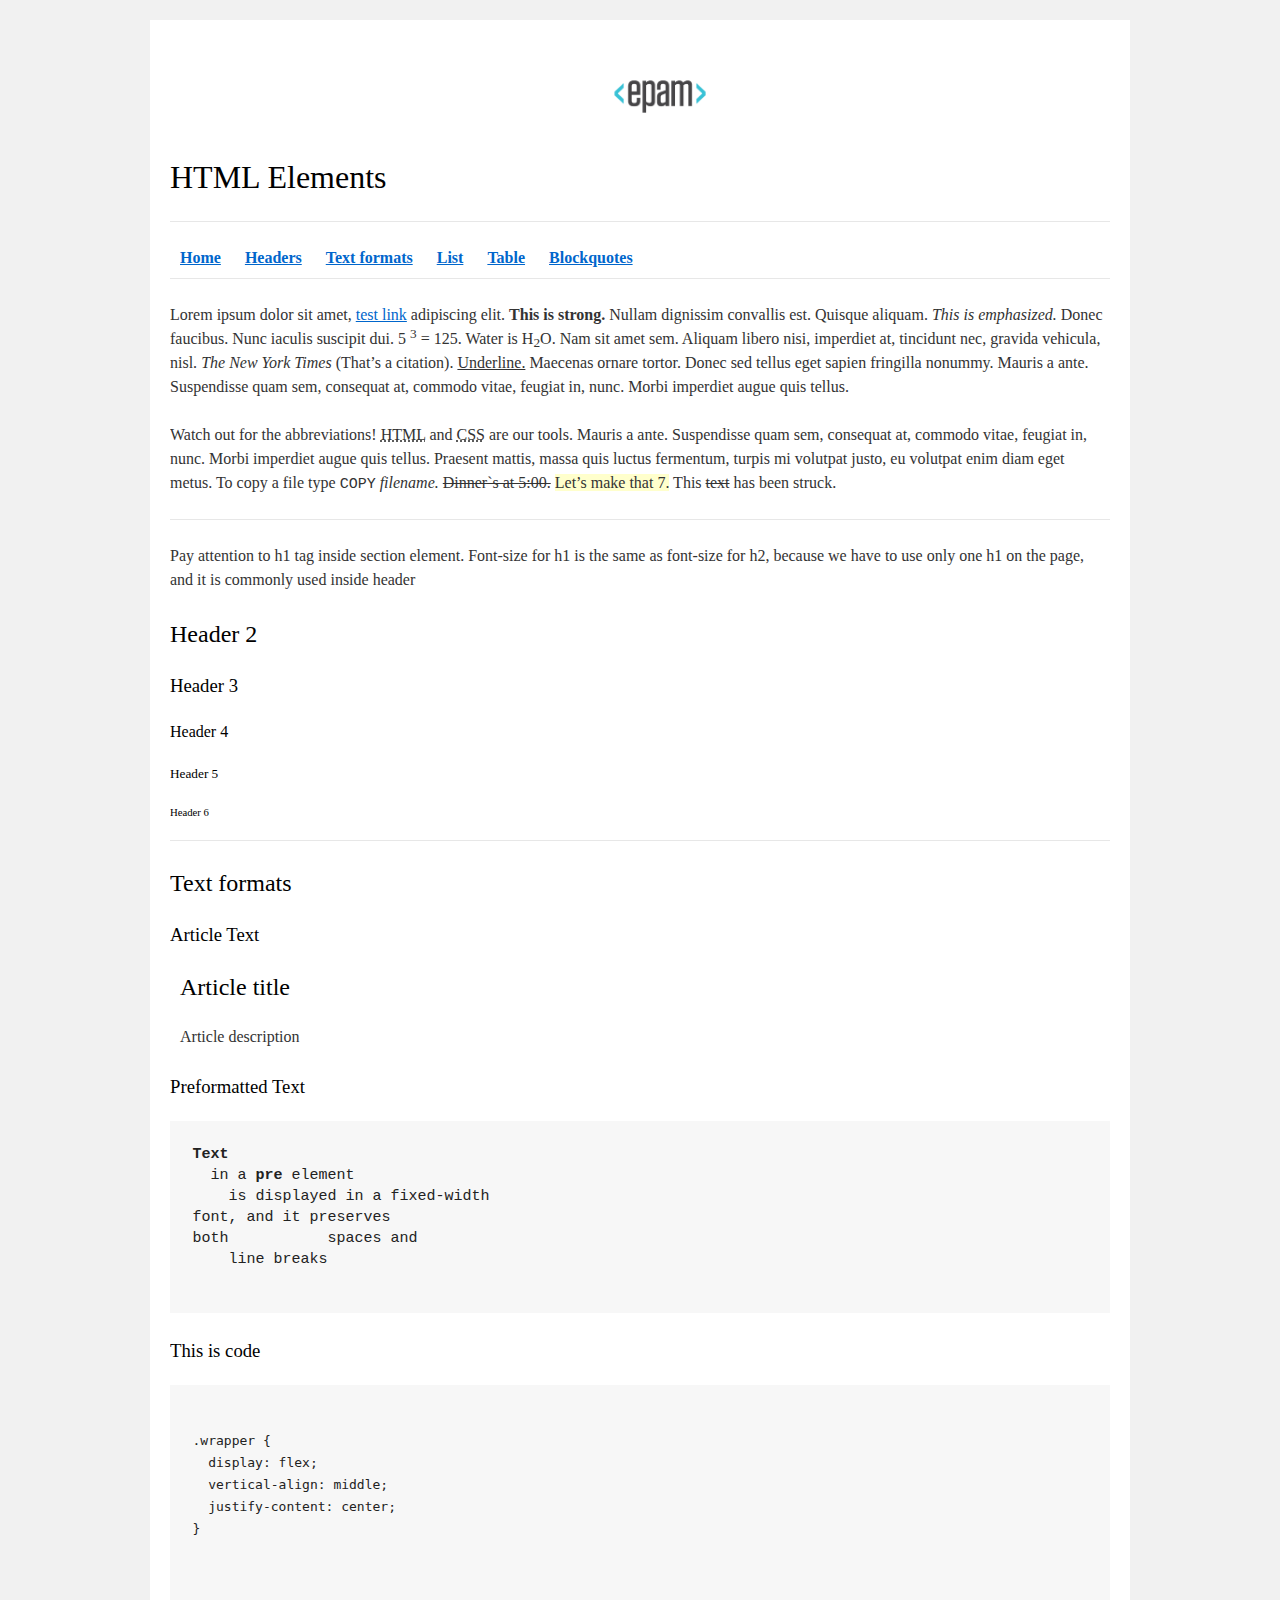
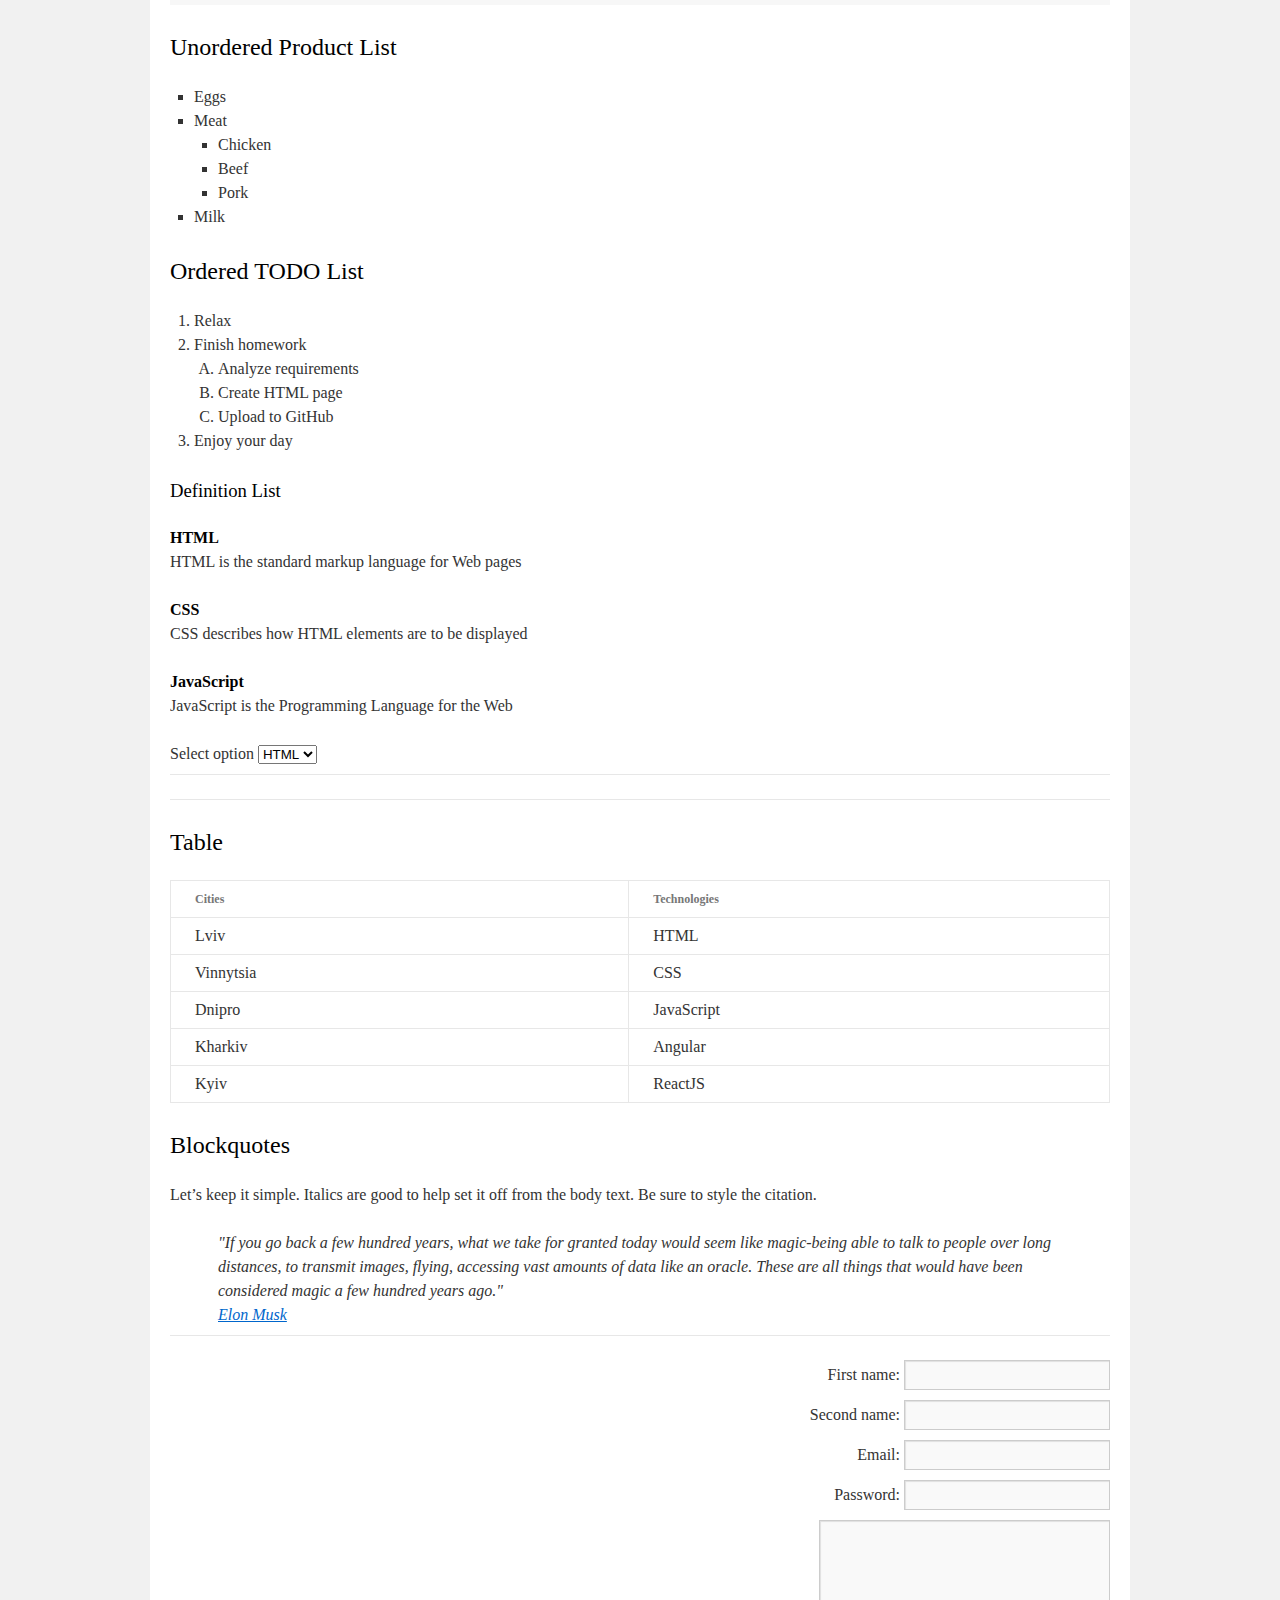
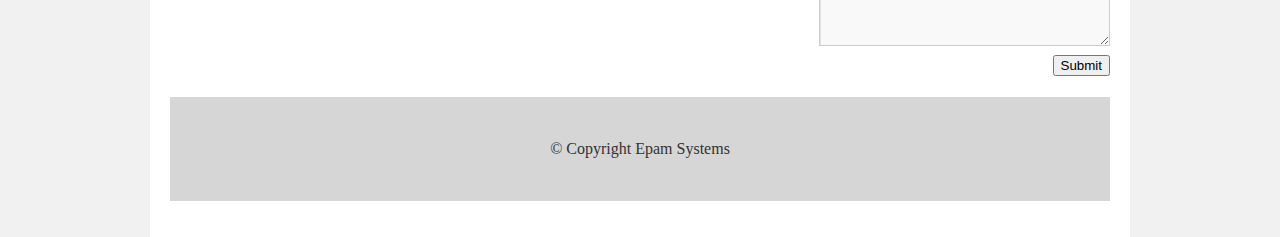
<file: FL11_HW1/homework/index.html>
<!DOCTYPE html>
<html lang="en">

<head>
  <meta charset="utf-8">
  <title>HTML Basics</title>
  <link rel="stylesheet" href="style.css">
</head>

<body>
  <div id="wrapper">
    <div id="main">
      <div id="container">
        <div id="content" role="main">
          <header>
            <img src="logo.png" alt="EPAM">
            <h1>HTML Elements</h1>
            <hr>
            <nav>
              <a href="#"><b>Home</b></a>
              <a href="#headers"><b>Headers</b></a>
              <a href="#text"><b>Text formats</b></a>
              <a href="#list"><b>List</b></a>
              <a href="#table"><b>Table</b></a>
              <a href="#blockquotes"><b>Blockquotes</b></a>
            </nav>
            <hr>
          </header>
          <main>
          <div>
            <p>
              Lorem ipsum dolor sit amet, 
              <a href="#">test link</a> 
              adipiscing elit. 
              <strong>This is strong.</strong> 
              Nullam dignissim convallis est. Quisque aliquam. 
              <em>This is emphasized.</em> 
              Donec faucibus. Nunc iaculis suscipit dui. 5 
              <sup>3</sup> = 125. Water is H<sub>2</sub>O. 
              Nam sit amet sem. Aliquam libero nisi, imperdiet at, tincidunt nec, gravida vehicula, nisl. 
              <cite>The New York Times</cite> 
              (That&#8217;s a citation). 
              <u>Underline.</u> 
              Maecenas ornare tortor. Donec sed tellus eget sapien fringilla nonummy. Mauris a ante. Suspendisse quam sem, consequat at, commodo vitae, feugiat in, nunc. Morbi imperdiet augue quis tellus.
            </p>
            <p>
              Watch out for the abbreviations! 
              <abbr title="Hyper Text Markup Language">HTML</abbr> 
              and 
              <abbr title="Cascading Style Sheets">CSS</abbr> 
              are our tools. Mauris a ante. Suspendisse quam sem, consequat at, commodo vitae, feugiat in, nunc. Morbi imperdiet augue quis tellus. Praesent mattis, massa quis luctus fermentum, turpis mi volutpat justo, eu volutpat enim diam eget metus. To copy a file type
              <kbd>COPY</kbd>
              <em>filename.</em>
              <del>Dinner`s at 5:00.</del>
              <ins>Let&#8217;s make that 7.</ins>
              This <s>text</s> has been struck.</p>
              <hr>
            </div>
          <section id="headers">
            <p>
              Pay attention to h1 tag inside section element. Font-size for h1 is the same as font-size for h2, because we have to use only one h1 on the page, and it is commonly used inside header
            </p>
            <h2>Header 2</h2>
            <h3>Header 3</h3>
            <h4>Header 4</h4>
            <h5>Header 5</h5>
            <h6>Header 6</h6>
            <hr>
          </section>
          <section id="text">
              <h2>Text formats</h2>
              <section>
                <h3>Article Text</h3>
                <article>
                    <h2>Article title</h2>
                    <p>Article description</p>
                </article>
              </section>
              <section>
                <h3>Preformatted Text</h3>
                <pre>
<b>Text</b>
  in a <b>pre</b> element
    is displayed in a fixed-width
font, and it preserves
both           spaces and
    line breaks
                </pre>
              </section>
              <section>
                <h3>This is code</h3>
                <pre>
                  <code>
.wrapper {
  display: flex;
  vertical-align: middle;
  justify-content: center;
}
                  </code>
                </pre>
              </section>
          </section>
          <div id="list">
            <section>
              <h2>Unordered Product List</h2>
              <ul>
                <li>Eggs</li>
                <li>Meat
                  <ul>
                    <li>Chicken</li>
                    <li>Beef</li>
                    <li>Pork</li>
                  </ul>
                </li>
                <li>Milk</li>
              </ul>
            </section>
            <section>
              <h2>Ordered TODO List</h2>
              <ol>
                <li>Relax</li>
                <li>Finish homework
                  <ol>
                    <li>Analyze requirements</li>
                    <li>Create HTML page</li>
                    <li>Upload to GitHub</li>
                  </ol>
                </li>
                <li>Enjoy your day</li>
              </ol>
            </section>
            <section>
            <h3>Definition List</h3>
              <dl>
                <dt>HTML</dt>
                <dd>HTML is the standard markup language for Web pages</dd>
                <dt>CSS</dt>
                <dd>CSS describes how HTML elements are to be displayed</dd>
                <dt>JavaScript</dt>
                <dd>JavaScript is the Programming Language for the Web</dd>
              </dl>
              <fieldset>
                <label for="front-end">Select option</label>
                <select id="front-end">
                  <option value="html">HTML</option>
                  <option value="css">CSS</option>
                  <option value="js">JS</option>
                </select>
              </fieldset>
              <hr>
            </section>
            <hr>
          </div>
          <section id="table">
            <h2>Table</h2>
            <table>
              <thead>
                <tr>
                  <th>Cities</th>
                  <th>Technologies</th>
                </tr>
              </thead>
              <tbody>
                <tr>
                  <td>Lviv</td>
                  <td>HTML</td>
                </tr>
                <tr>
                    <td>Vinnytsia</td>
                    <td>CSS</td>
                </tr>
                <tr>
                    <td>Dnipro</td>
                    <td>JavaScript</td>
                </tr>
                <tr>
                    <td>Kharkiv</td>
                    <td>Angular</td>
                </tr>
                <tr>
                    <td>Kyiv</td>
                    <td>ReactJS</td>
                </tr>
              </tbody>
            </table>
          </section>
          <section id="blockquotes">
            <h2>Blockquotes</h2>
            <p>Let&#8217;s keep it simple. Italics are good to help set it off from the body text. Be sure to style the citation.</p>
            <blockquote>
                "If you go back a few hundred years, what we take for granted today would seem like magic-being able to talk to people over long distances, to transmit images, flying, accessing vast amounts of data like an oracle. These are all things that would have been considered magic a few hundred years ago."
                <br>
                <a href="https://twitter.com/elonmusk" target="_blank">Elon Musk</a>
            </blockquote>
            <hr>
          </section>
          <aside>
            <form action="#">
              <fieldset>
                <label for="firstName">First name:</label>
                <input type="text" name="firstName" id="firstName">
              </fieldset>
              <fieldset>
                <label for="secondName">Second name:</label>
                <input type="text" name="secondName" id="secondName">
              </fieldset>
              <fieldset>
                <label for="userEmail">Email:</label>
                <input type="email" name="userEmail" id="userEmail">
              </fieldset>
              <fieldset>
                <label for="userPassword">Password:</label>
                <input type="password" name="userPassword" id="userPassword">
              </fieldset>
              <fieldset>
                <textarea name="userText" id="userText" cols="30" rows="5"></textarea>
              </fieldset>
              <fieldset>
                <button type="submit" name="submit">Submit</button>
              </fieldset>
            </form>
          </aside>
          </main>
          <footer>&copy; Copyright Epam Systems</footer>
        </div>
      </div>
    </div>
  </div>
</body>

</html>
</file>
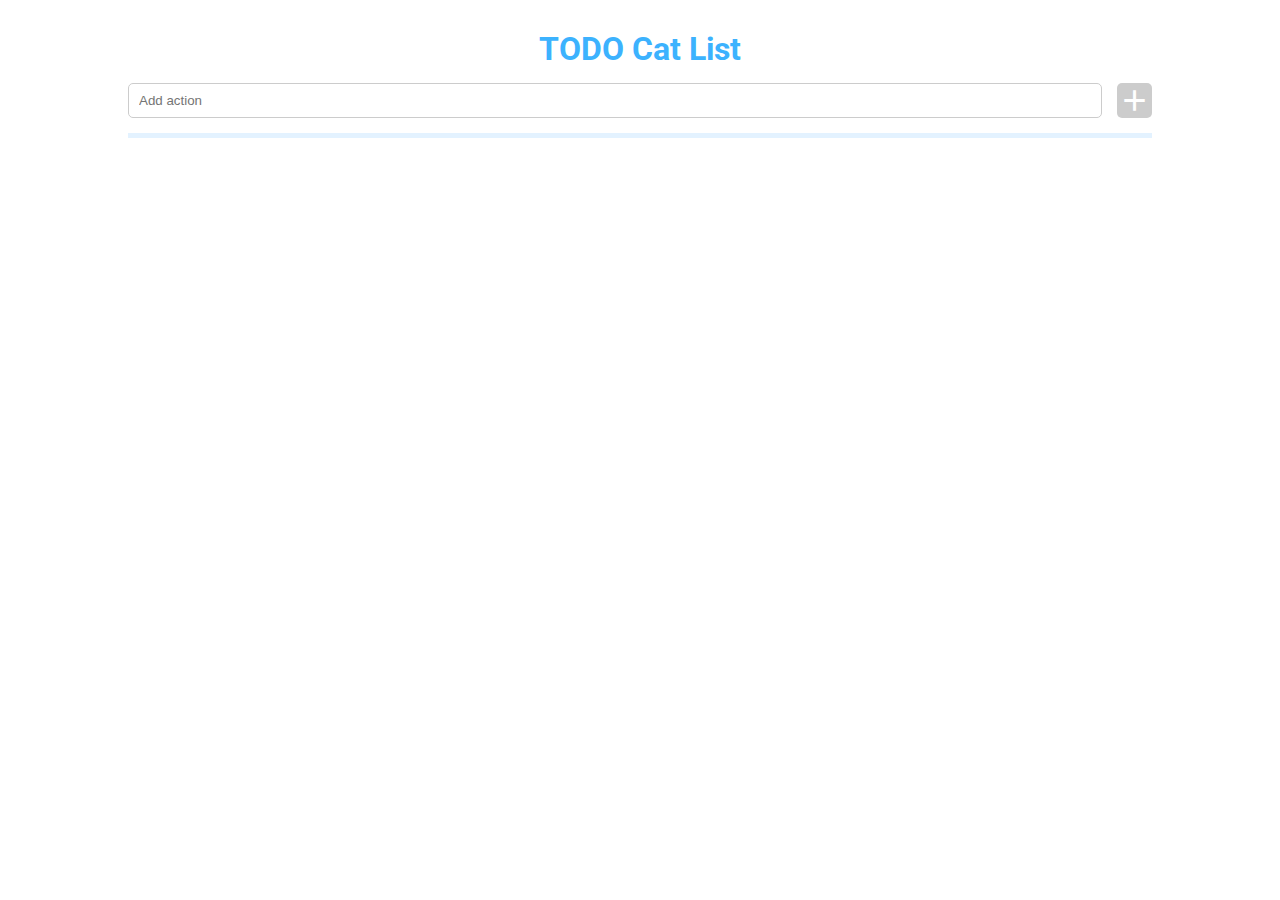
<file: FL11_HW11/homework/index.html>
<!DOCTYPE html>
<html lang="en">
<head>
  <meta charset="UTF-8">
  <title>Homework 11 - TODO Cat List</title>
  <link href="https://fonts.googleapis.com/css?family=Roboto&display=swap&subset=cyrillic,cyrillic-ext" rel="stylesheet">
  <link rel="stylesheet" href="./assets/material-icons/material-icons.css">
  <link rel="stylesheet" href="./assets/styles.css">
</head>
<body>
  <div id="root">
    <header class="header">
      <h1>TODO Cat List</h1>
    </header>
    <main>
      <form>
        <div id="todoAdd" class="todo-add">
          <input type="text" name="addItem" id="addItem" class="add-field" placeholder="Add action">
          <input type="text" class="hide" value="fix">
          <button type="button" class="material-icons add-btn">add</button>
        </div>
        <div id="todoList"></div>
      </form>
    </main>
  </div>
  <script src="./src/app.js"></script>
</body>
</html>
</file>
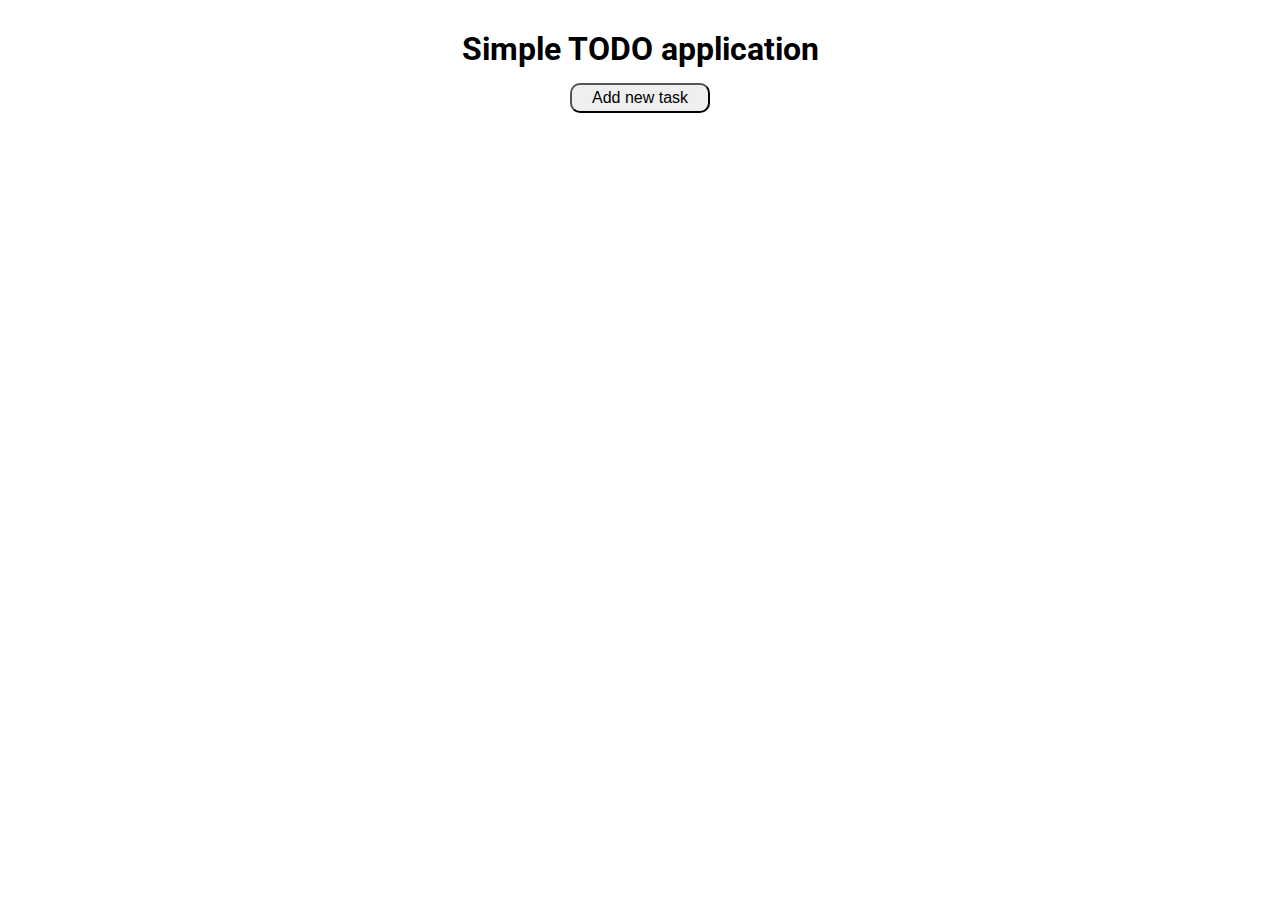
<file: FL11_HW12/homework/index.html>
<!DOCTYPE html>
<html lang="en">
<head>
  <meta charset="UTF-8">
  <title>Homework 12 - Simple TODO List</title>
  <link rel="stylesheet" href="./assets/styles.css">
  <link href="https://fonts.googleapis.com/css?family=Roboto:400,700&display=swap&subset=cyrillic,cyrillic-ext" rel="stylesheet">
</head>
<body>
  <div id="root"></div>

  <script src="./src/app.js"></script>
</body>
</html>
</file>
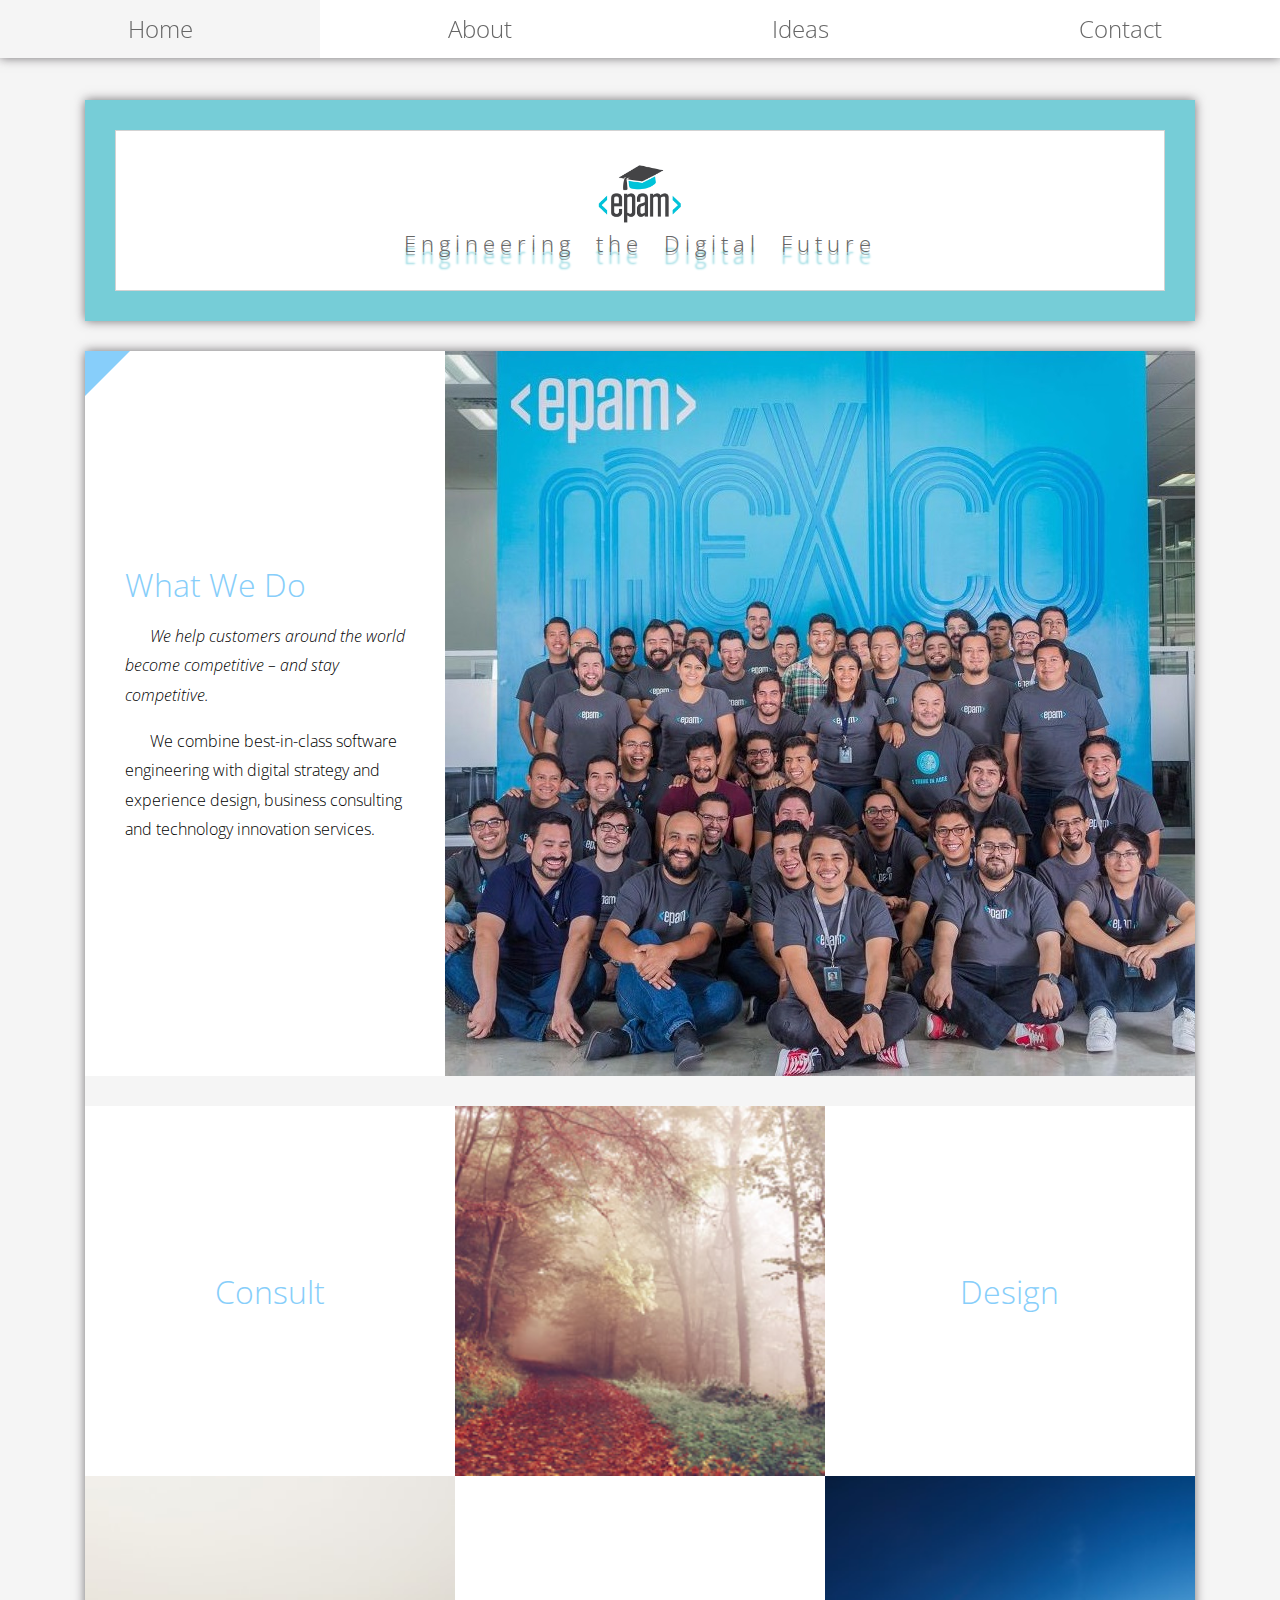
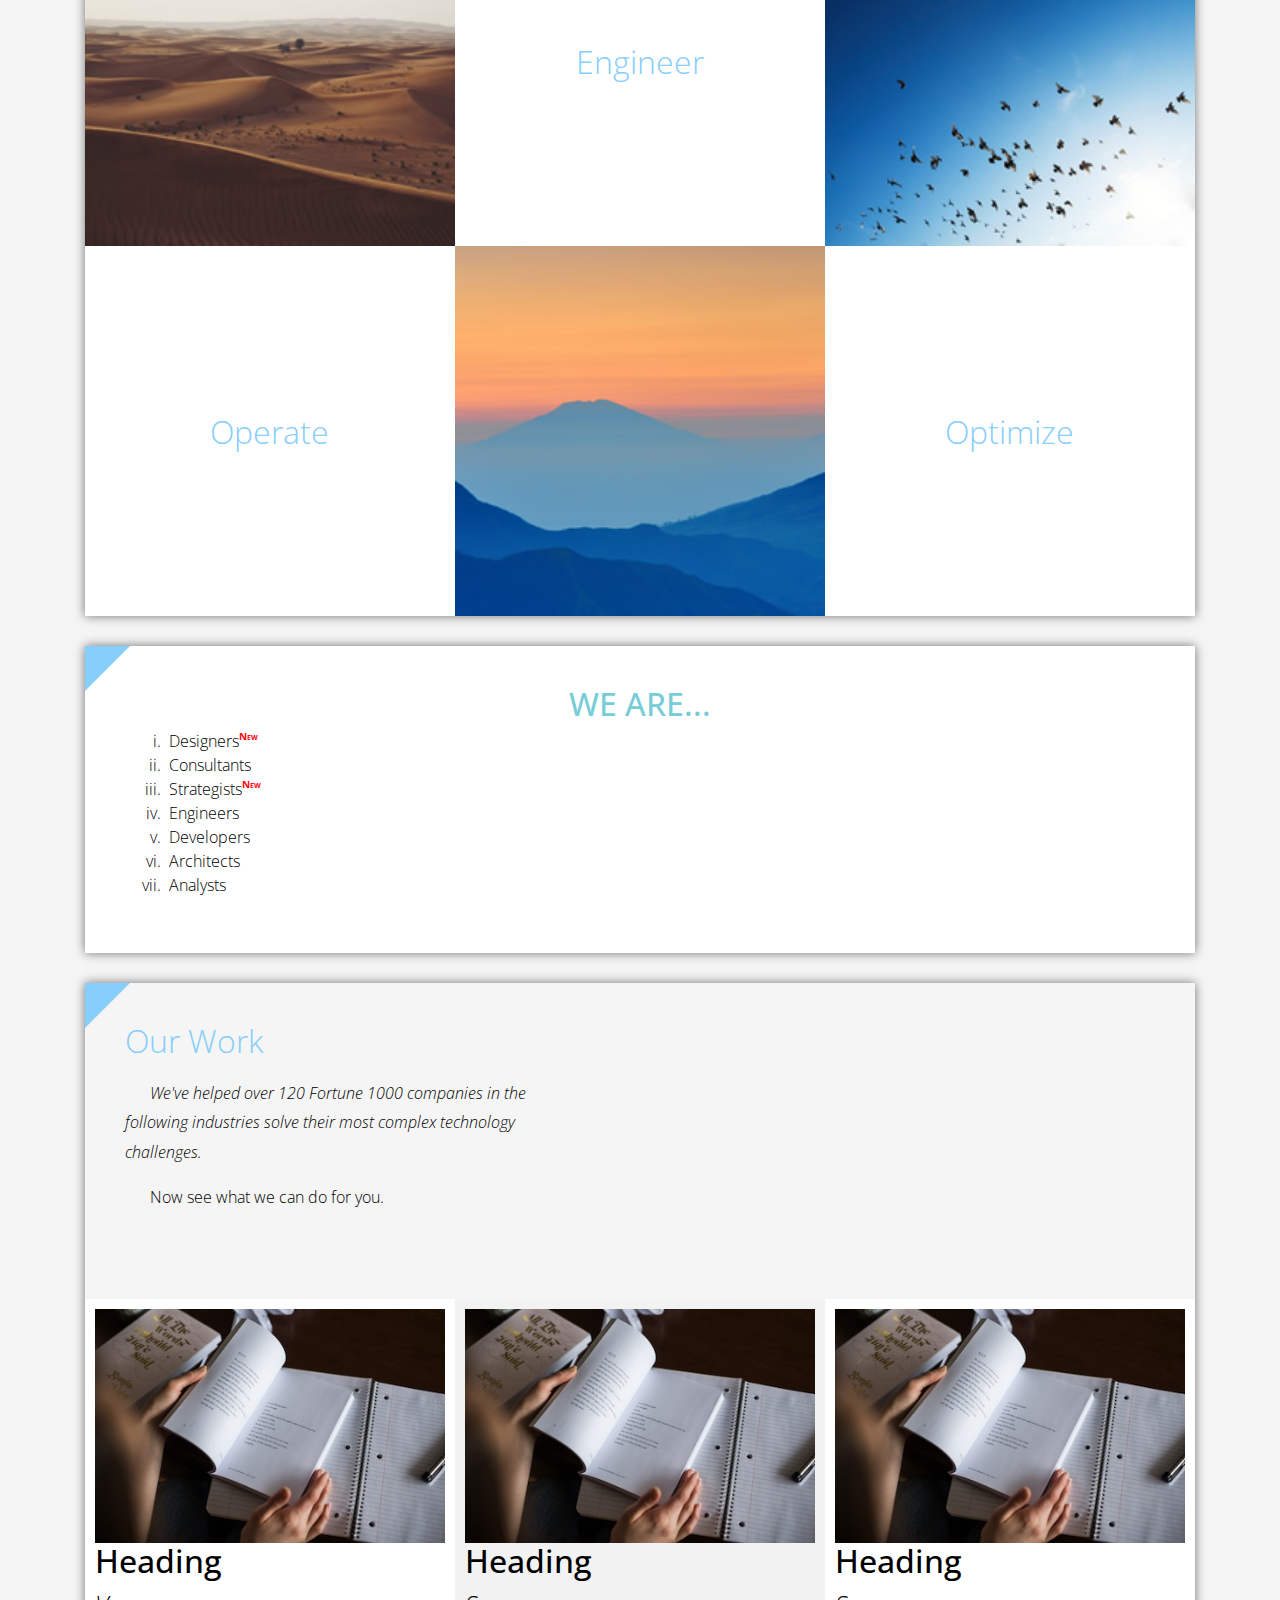
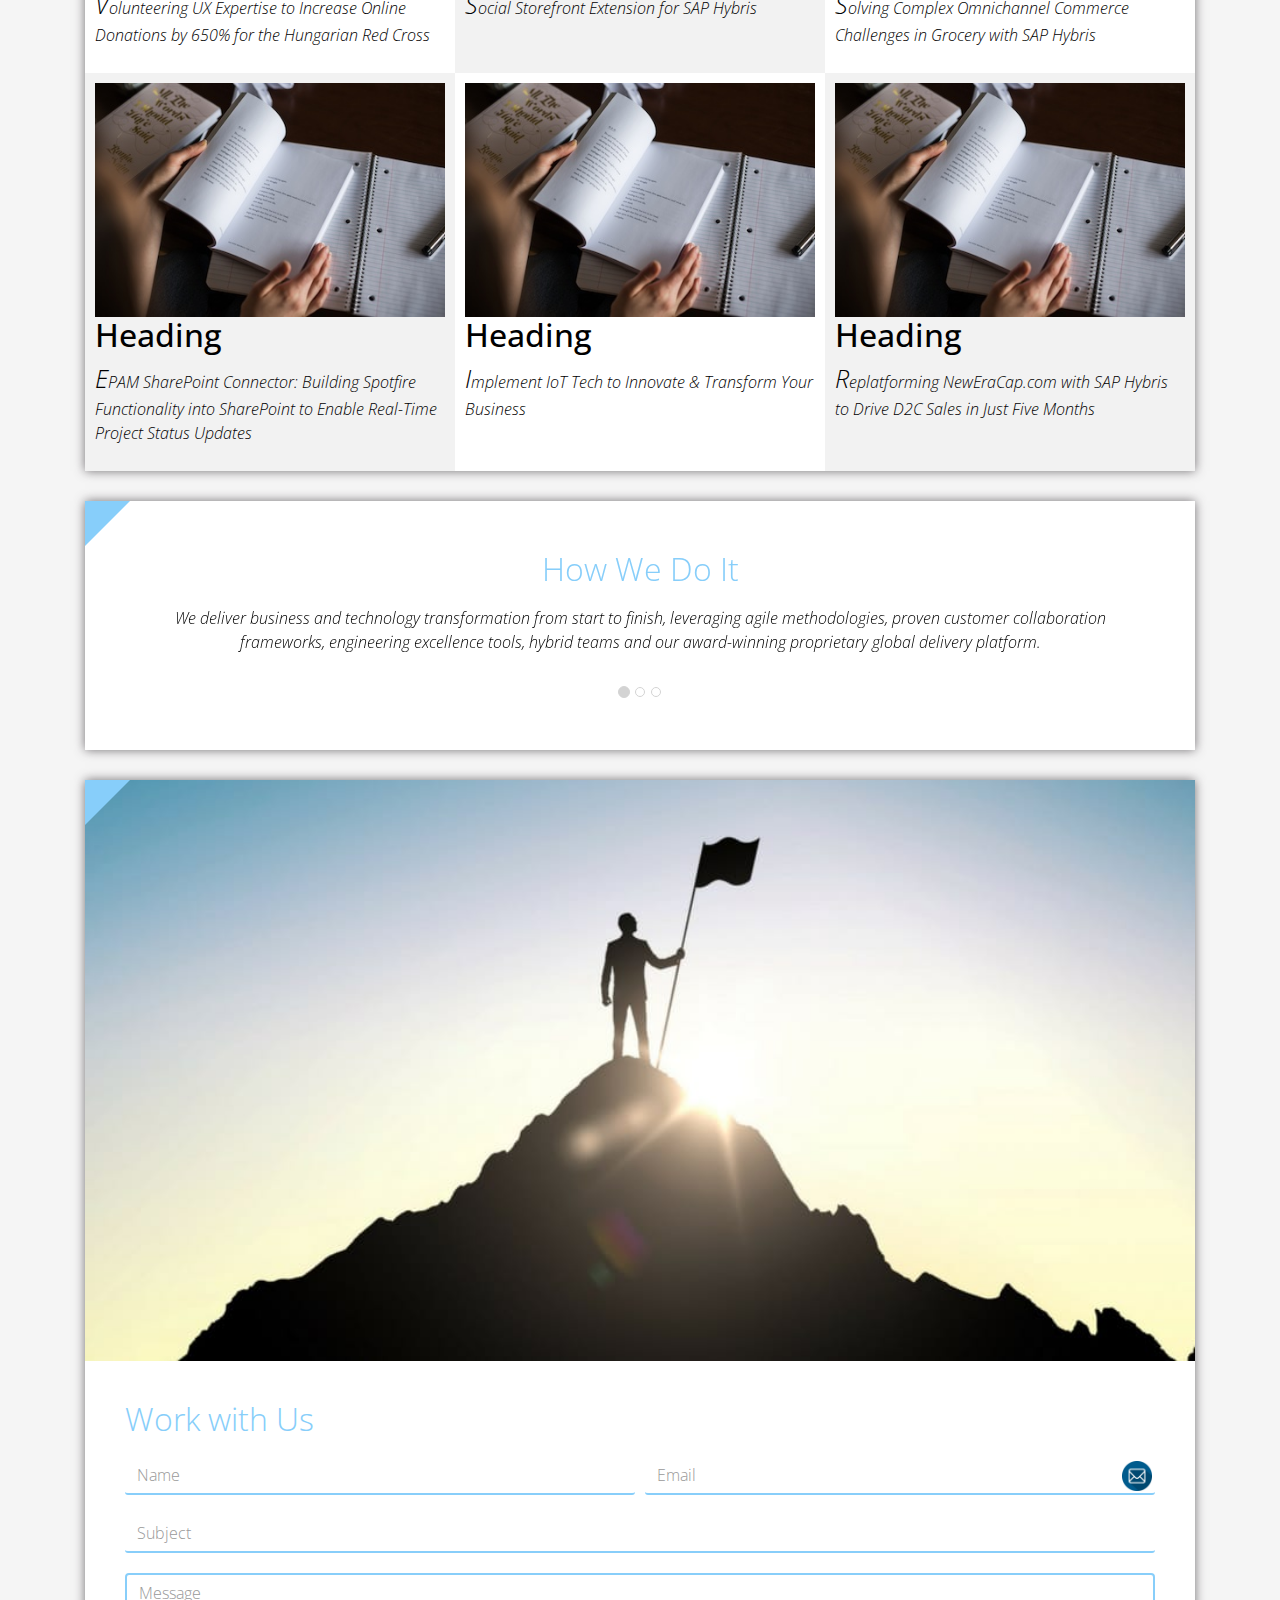
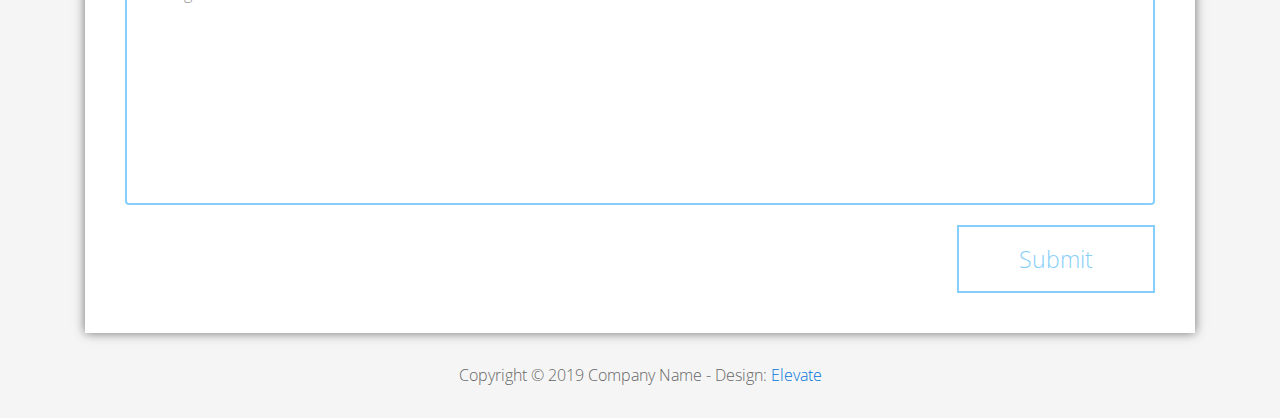
<file: FL11_HW2/homework/index.html>
<!DOCTYPE html>
<html lang="en">
<head>
  <meta charset="utf-8">
  <meta http-equiv="X-UA-Compatible" content="IE=edge">
  <meta name="viewport" content="width=device-width, initial-scale=1">

  <title>CSS Basics HW</title>



  <!-- load stylesheets -->
  <link rel="stylesheet" href="http://fonts.googleapis.com/css?family=Open+Sans:300,400">
  <!-- Google web font "Open Sans" -->
  <link rel="stylesheet" href="css/bootstrap.min.css">
  <!-- Bootstrap style -->
  <link rel="stylesheet" href="css/general.css">
  <link rel="stylesheet" href="css/style.css">
  <!-- Templatemo style -->
</head>

<body>
<div class="container">

  <div class="tm-sidebar">
    <nav class="tm-main-nav">
      <ul>
        <li class="tm-nav-item"><a href="#home" class="tm-nav-item-link">Home</a></li>
        <li class="tm-nav-item"><a href="#about" class="tm-nav-item-link">About</a></li>
        <li class="tm-nav-item"><a href="#ideas" class="tm-nav-item-link">Ideas</a></li>
        <li class="tm-nav-item"><a href="#contact" class="tm-nav-item-link">Contact</a></li>
      </ul>
    </nav>
  </div>

  <div class="tm-main-content">

    <div id="home" class="tm-content-box tm-content-header margin-b-10">
      <div class="tm-banner">
        <div class="tm-banner-inner">
          <img src="img/epam_logo.png" width="100" alt="">
          <p class="tm-banner-text">Engineering the Digital Future</p>
        </div>
      </div>
    </div>

    <section>
      <div class="tm-content-box flex-2-col">

        <div class="padding-medium flex-item tm-team-description-container flex-item">
          <h2 class="tm-section-title">What We Do</h2>
          <p class="tm-section-description">We help customers around the world become competitive – and stay competitive.</p>
          <p class="tm-section-description"> We combine best-in-class software engineering with digital strategy and experience design, business consulting and technology innovation services.</p>
        </div>
        <div class="flex-item tm-team-img">
          <img src="img/epam-mexico.jpg" alt="epam-mexico">
        </div>

      </div>

      <div id="about" class="tm-content-box">

        <ul class="boxes gallery-container">
          <li class="box box-bg">
            <h2 class="tm-section-title tm-section-title-box tm-box-bg-title">Consult</h2>
          </li>
          <li class="box">
            <a href="img/idea-large-01.jpg">
              <img src="img/idea-01.jpg" alt="Image" class="img-fluid thumbnail box-img">
            </a>
          </li>
          <li class="box box-bg">
            <h2 class="tm-section-title tm-section-title-box tm-box-bg-title">Design</h2>
          </li>
          <li class="box">
            <a href="img/idea-large-02.jpg">
              <img src="img/idea-02.jpg" alt="Image" class="img-fluid thumbnail box-img">
            </a>
          </li>
          <li class="box box-bg">
            <h2 class="tm-section-title tm-section-title-box tm-box-bg-title">Engineer</h2>
          </li>
          <li class="box">
            <a href="img/idea-large-03.jpg">
              <img src="img/idea-03.jpg" alt="Image" class="img-fluid thumbnail box-img">
            </a>
          </li>
          <li class="box box-bg">
            <h2 class="tm-section-title tm-section-title-box tm-box-bg-title">Operate</h2>
          </li>
          <li class="box">
            <a href="img/idea-large-04.jpg">
              <img src="img/idea-04.jpg" alt="Image" class="img-fluid thumbnail box-img">
            </a>
          </li>
          <li class="box box-bg">
            <h2 class="tm-section-title tm-section-title-box tm-box-bg-title">Optimize</h2>
          </li>
        </ul>

      </div>

    </section>

    <!-- slider -->
    <section class="heading tm-content-box">
      <div class="padding-medium">
        <h2> WE ARE...</h2>
        <ol>
          <li><a href="index.html" class="text">Designers</a></li>
          <li><a href="index.html">Consultants</a></li>
          <li><a href="#" class="text">Strategists</a></li>
          <li><a href="#">Engineers</a></li>
          <li><a href="#">Developers</a></li>
          <li><a href="#">Architects</a></li>
          <li><a href="#">Analysts</a></li>
        </ol>
      </div>
    </section>

    <section class="blocks">
      <div class="padding-medium flex-item tm-team-description-container">
        <h2 class="tm-section-title">Our Work</h2>
        <p class="tm-section-description">We've helped over 120 Fortune 1000 companies in the following industries solve their most complex technology challenges. </p>
        <p class="tm-section-description"> Now see what we can do for you.</p>
      </div>
      <div class="tm-content-box flex-2-col">
      </div>
      <div  class="tm-content-box">
        <ul class="boxes gallery-container">
          <li class="box box-work">
            <img src="img/study.jpeg" alt="Image" class="img-fluid">
            <div>
              <h2>Heading</h2>
              <p>Volunteering UX Expertise to Increase Online Donations by 650% for the Hungarian Red Cross</p>
            </div>
          </li>
          <li class="box box-work">
            <img src="img/study.jpeg" alt="Image" class="img-fluid">
            <div>
              <h2>Heading</h2>
              <p>Social Storefront Extension for SAP Hybris</p>
            </div>
          </li>
          <li class="box box-work">
            <img src="img/study.jpeg" alt="Image" class="img-fluid">
            <div>
              <h2>Heading</h2>
              <p>Solving Complex Omnichannel Commerce Challenges in Grocery with SAP Hybris</p>
            </div>
          </li>
          <li class="box box-work">
            <img src="img/study.jpeg" alt="Image" class="img-fluid">
            <div>
              <h2>Heading</h2>
              <p>EPAM SharePoint Connector: Building Spotfire Functionality into SharePoint to Enable Real-Time Project Status Updates</p>
            </div>
          </li>
          <li class="box box-work">
            <img src="img/study.jpeg" alt="Image" class="img-fluid">
            <div>
              <h2>Heading</h2>
              <p>Implement IoT Tech to Innovate &amp; Transform Your Business</p>
            </div>
          </li>
          <li class="box box-work">
            <img src="img/study.jpeg" alt="Image" class="img-fluid">
            <div>
              <h2>Heading</h2>
              <p>Replatforming NewEraCap.com with SAP Hybris to Drive D2C Sales in Just Five Months</p>
            </div>
          </li>
        </ul>

      </div>
    </section>

    <section id="ideas">
      <div id="tmCarousel" class="carousel slide tm-content-box" data-ride="carousel">

        <ol class="carousel-indicators">
          <li data-target="#tmCarousel" data-slide-to="0" class="active"></li>
          <li data-target="#tmCarousel" data-slide-to="1" class=""></li>
          <li data-target="#tmCarousel" data-slide-to="2" class=""></li>
        </ol>

        <div class="carousel-inner" role="listbox">

          <div class="carousel-item active">
            <div class="carousel-content">
              <div class="flex-item">
                <h2 class="tm-section-title">How We Do It</h2>
                <p class="tm-section-description carousel-description">We deliver business and technology transformation from start to finish, leveraging agile methodologies, proven customer collaboration frameworks, engineering excellence tools, hybrid teams and our award-winning proprietary global delivery platform.</p>
              </div>
            </div>
          </div>

          <div class="carousel-item">
            <div class="carousel-content">
              <div class="flex-item">
                <h2 class="tm-section-title">Our Clients</h2>
                <p class="tm-section-description carousel-description">Lorem ipsum dolor sit amet,
                  consectetur adipiscing elit. Quisque vel nisi pharetra nibh varius pharetra ac
                  sagittis nisi. Etiam pharetra vestibulum hendrerit. Pellentesque interdum metus
                  sed massa rutrum.</p>
              </div>
            </div>
          </div>

          <div class="carousel-item">
            <div class="carousel-content">
              <div class="flex-item">
                <h2 class="tm-section-title">Our Projects</h2>
                <p class="tm-section-description carousel-description">Donec ex libero, fringilla
                  vitae purus sit amet, rhoncus pharetra lorem. Pellentesque id sem id lacus
                  ultricies vehicula. Aliquam rutrum mi non. Pellentesque interdum metus sed massa
                  rutrum.</p>
              </div>
            </div>
          </div>

        </div>

      </div>
    </section>

    <section class="tm-content-box">
      <img src="img/contact-us.jpg" alt="Contact image" class="img-fluid img-contact-us">

      <div id="contact" class="padding-medium">
        <h2 class="tm-section-title">Work with Us</h2>
        <form action="#contact" method="get" class="contact-form">

          <div class="form-group col-xs-12 col-sm-12 col-md-6 col-lg-6 form-group-2-col-left">
            <input type="text" id="contact_name" name="contact_name" class="form-control"
                   placeholder="Name" required/>
          </div>
          <div class="form-group col-xs-12 col-sm-12 col-md-6 col-lg-6 form-group-2-col-right mandatory-field">
            <input type="email" id="contact_email" name="contact_email" class="form-control"
                   placeholder="Email" required/>
          </div>
          <div class="form-group">
            <input type="text" id="contact_subject" name="contact_subject" class="form-control"
                   placeholder="Subject" required/>
          </div>
          <div class="form-group">
            <textarea id="contact_message" name="contact_message" class="form-control" rows="9"
                      placeholder="Message" required></textarea>
          </div>

          <button type="submit" class="btn btn-primary submit-btn">Submit</button>

        </form>
      </div>
    </section>

    <footer class="tm-footer">
      <p class="text-xs-center">Copyright &copy; 2019 Company Name

        - Design: <a rel="nofollow" href="http://www.templatemo.com/tm-481-elevate"
                     target="_parent">Elevate</a></p>
    </footer>

  </div>

</div>

</body>
</html>
</file>
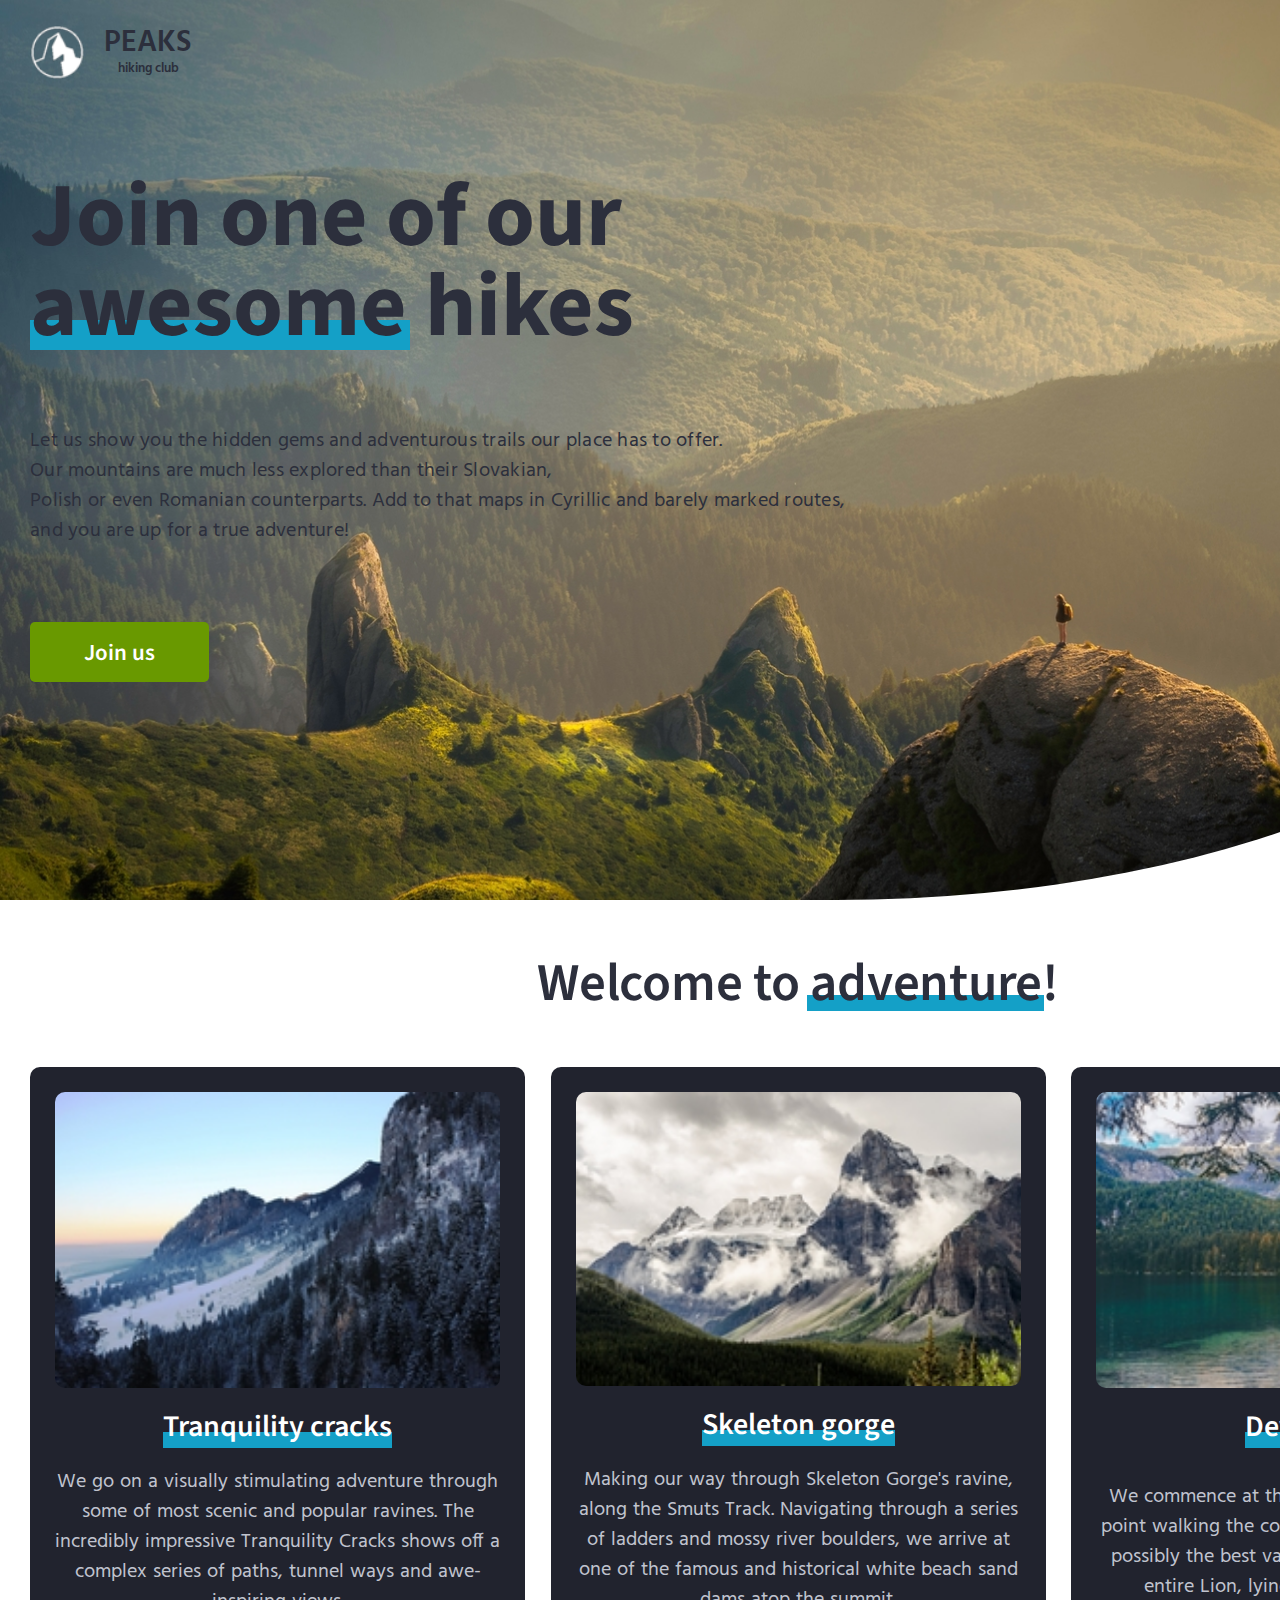
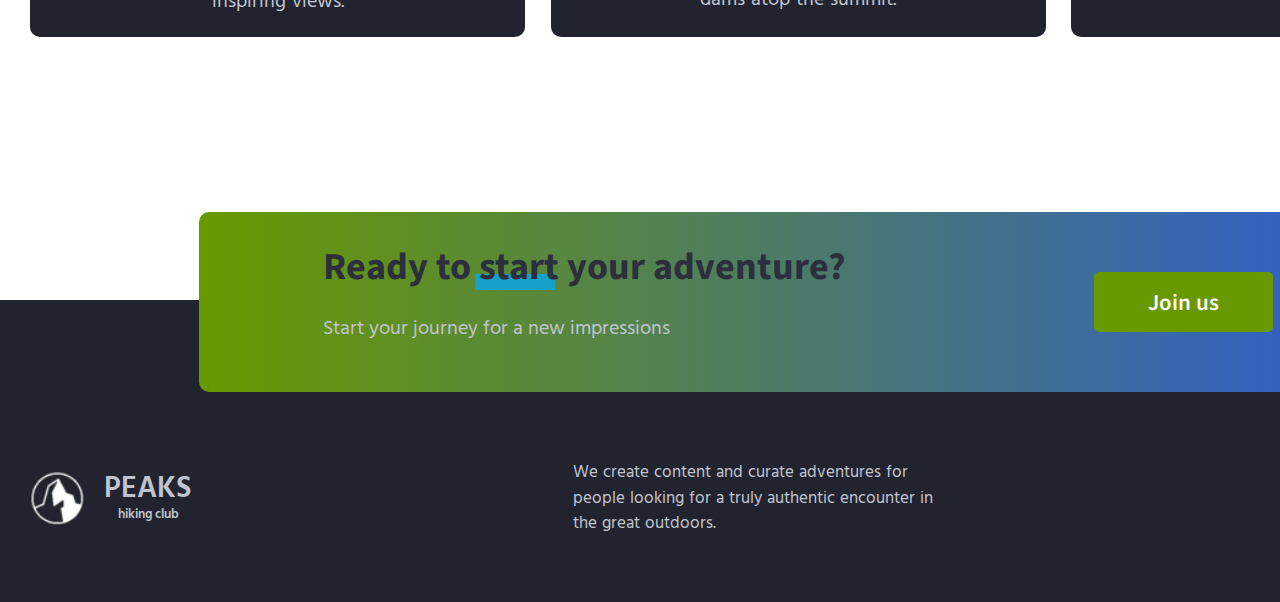
<file: FL11_HW3/homework/index.html>
<!DOCTYPE html>
<html lang="en">

  <head>
    <meta charset="UTF-8">
    <meta name="viewport" content="width=device-width, initial-scale=1.0">
    <meta http-equiv="X-UA-Compatible" content="ie=edge">
    <link href="https://fonts.googleapis.com/css?family=Hind:400,600%7CSource+Sans+Pro:400,600,700%7CFresca" rel="stylesheet"/>

    <!-- Styles should be switched here: -->

    <link rel="stylesheet" type="text/css" href="css/style1.css">
<!--     <link rel="stylesheet" type="text/css" href="css/style2.css">-->

    <title>PEAKS hiking club</title>
  </head>

  <body>
    <header class="header">
      <div class="header-wrap">
        <div class="landing-logo">
          <img src="img/m-logo.png" alt="logo" />
          <p>PEAKS<span>hiking club</span></p>
        </div>
        <p class="header_heading">
          Join one of our awesome hikes
        </p>
        <p class="header_text">
          Let us show you the hidden gems and adventurous trails our place has to offer.
          Our mountains are much less explored than their Slovakian,
          Polish or even Romanian counterparts. Add to that maps in Cyrillic and barely marked routes,
          and you are up for a true adventure!
        </p>
        <button class="header_button">Join us</button>
      </div>
    </header>
    <main class="section">
      <p class="section_text">
        Welcome to adventure!
      </p>
      <div class="section_card_wrap">
        <div class="section_card">
          <img class="section_card_img"
               src="img/m-1.jpg"
               alt="experts"/>
          <p class="section_card_heading">
            Tranquility cracks
            <span class="section_card_underline"></span>
          </p>
          <p class="section_card_text">
            We go on a visually stimulating adventure through some of most scenic and popular ravines.
            The incredibly impressive Tranquility Cracks shows off a complex series of paths, tunnel ways and awe-inspiring views.
          </p>
        </div>
        <div class="section_card">
          <img class="section_card_img"
               src="img/m-2.jpg"
               alt="content formats"/>
          <p class="section_card_heading">
            Skeleton gorge
            <span class="section_card_underline"></span>
          </p>
          <p class="section_card_text">
            Making our way through Skeleton Gorge's ravine, along the Smuts Track.
            Navigating through a series of ladders and mossy river boulders, we arrive at one of the famous and historical white beach sand dams atop the summit.
          </p>
        </div>
        <div class="section_card">
          <img class="section_card_img"
               src="img/m-3.jpg"
               alt="certificate"/>
          <p class="section_card_heading">
            Devils peak
            <span class="section_card_underline"></span>
          </p>
          <p class="section_card_text">
            We commence at the base of the Tafelberg start point walking the contour.
            With unique views and possibly the best vantage point to make out the entire Lion, lying below Table Mountain.
          </p>
        </div>
      </div>
      <div class="section_banner">
        <div class="section_banner_text_wrap">
          <p class="section_banner_heading">
            Ready to start your adventure?
          </p>
          <p class="section_banner_text">
            Start your journey for a new impressions
          </p>
        </div>
        <button class="section_banner_button">Join us</button>
      </div>
    </main>
    <footer class="footer">
      <div class="footer-wrap">
        <div class="footer_logo landing-logo">
          <img src="img/m-logo.png" alt="logo" />
          <p>PEAKS<span>hiking club</span></p>
        </div>
        <p class="footer_text">
          We create content  and curate adventures for  people looking for a truly authentic encounter in the great outdoors.
        </p>
        <span class="footer-cr">
          &copy; 2019 by PEAKS hiking club
        </span>
      </div>
    </footer>
  </body>

</html>
</file>
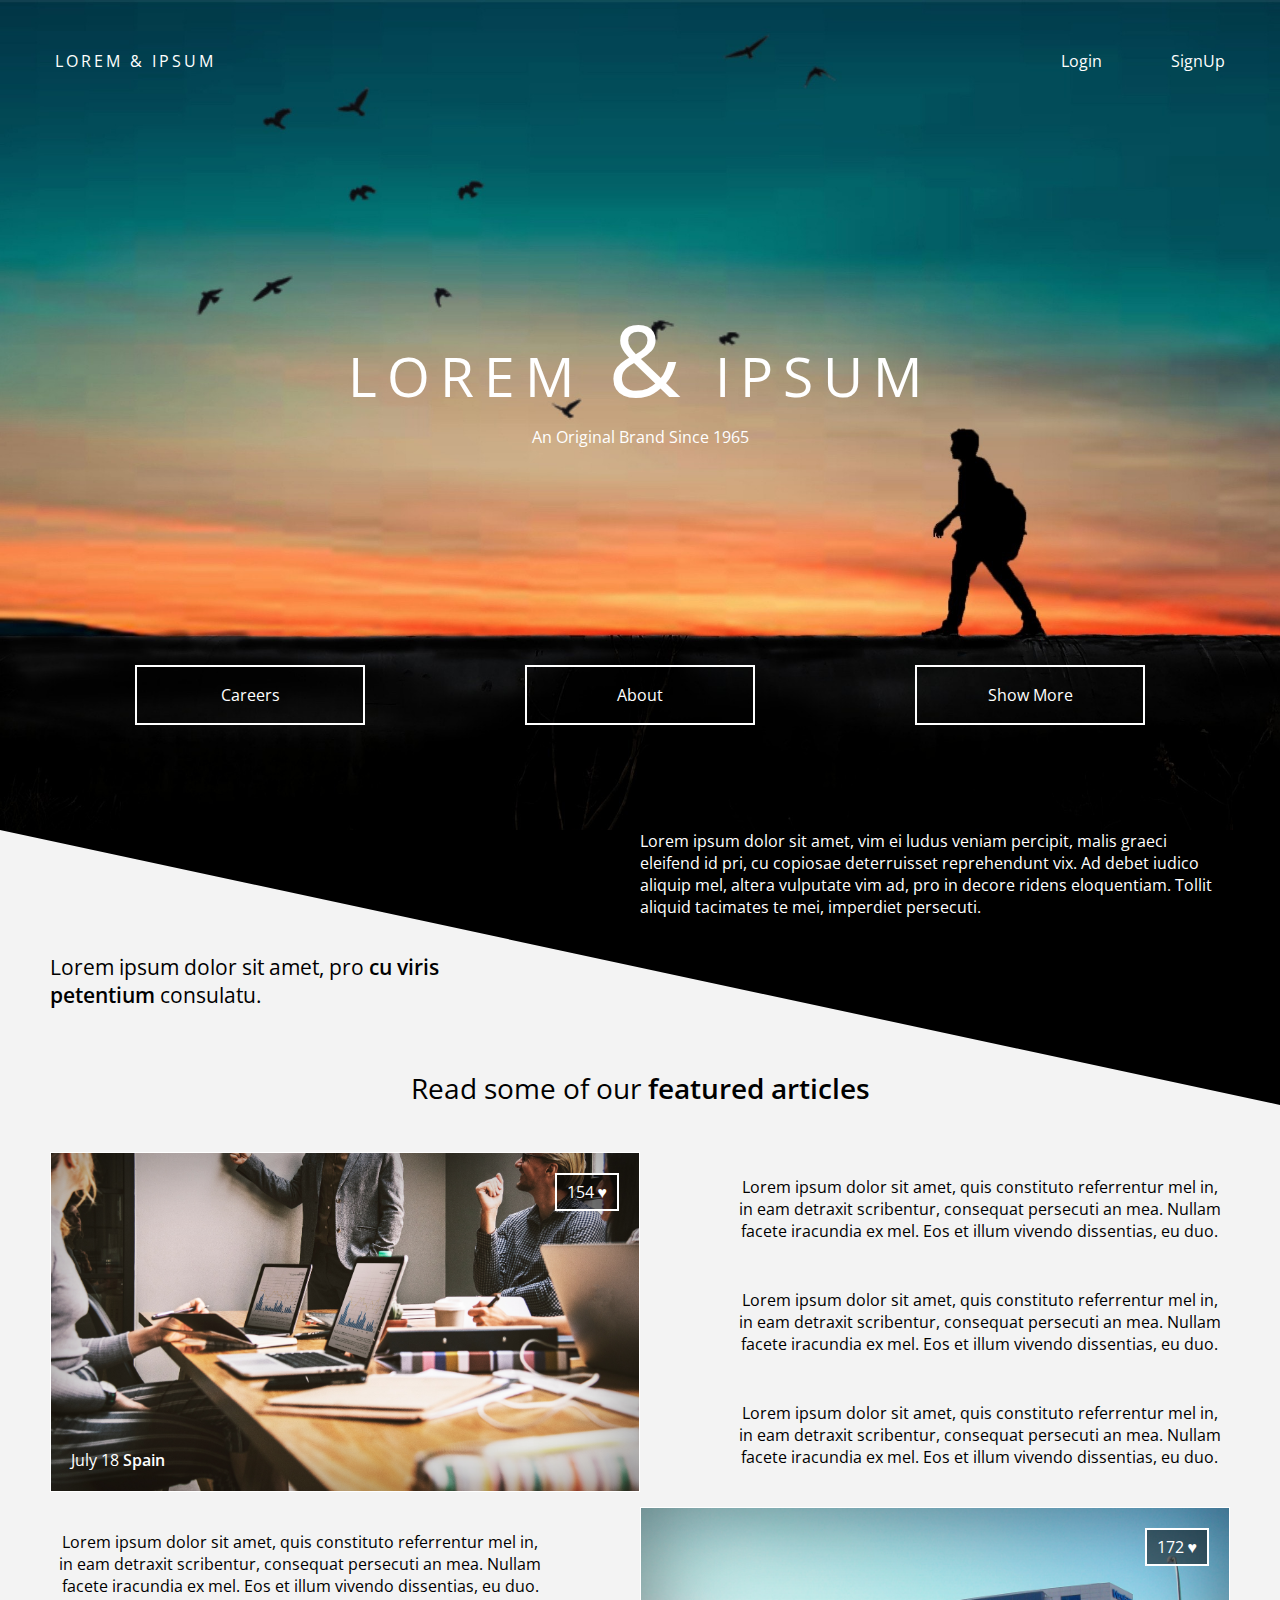
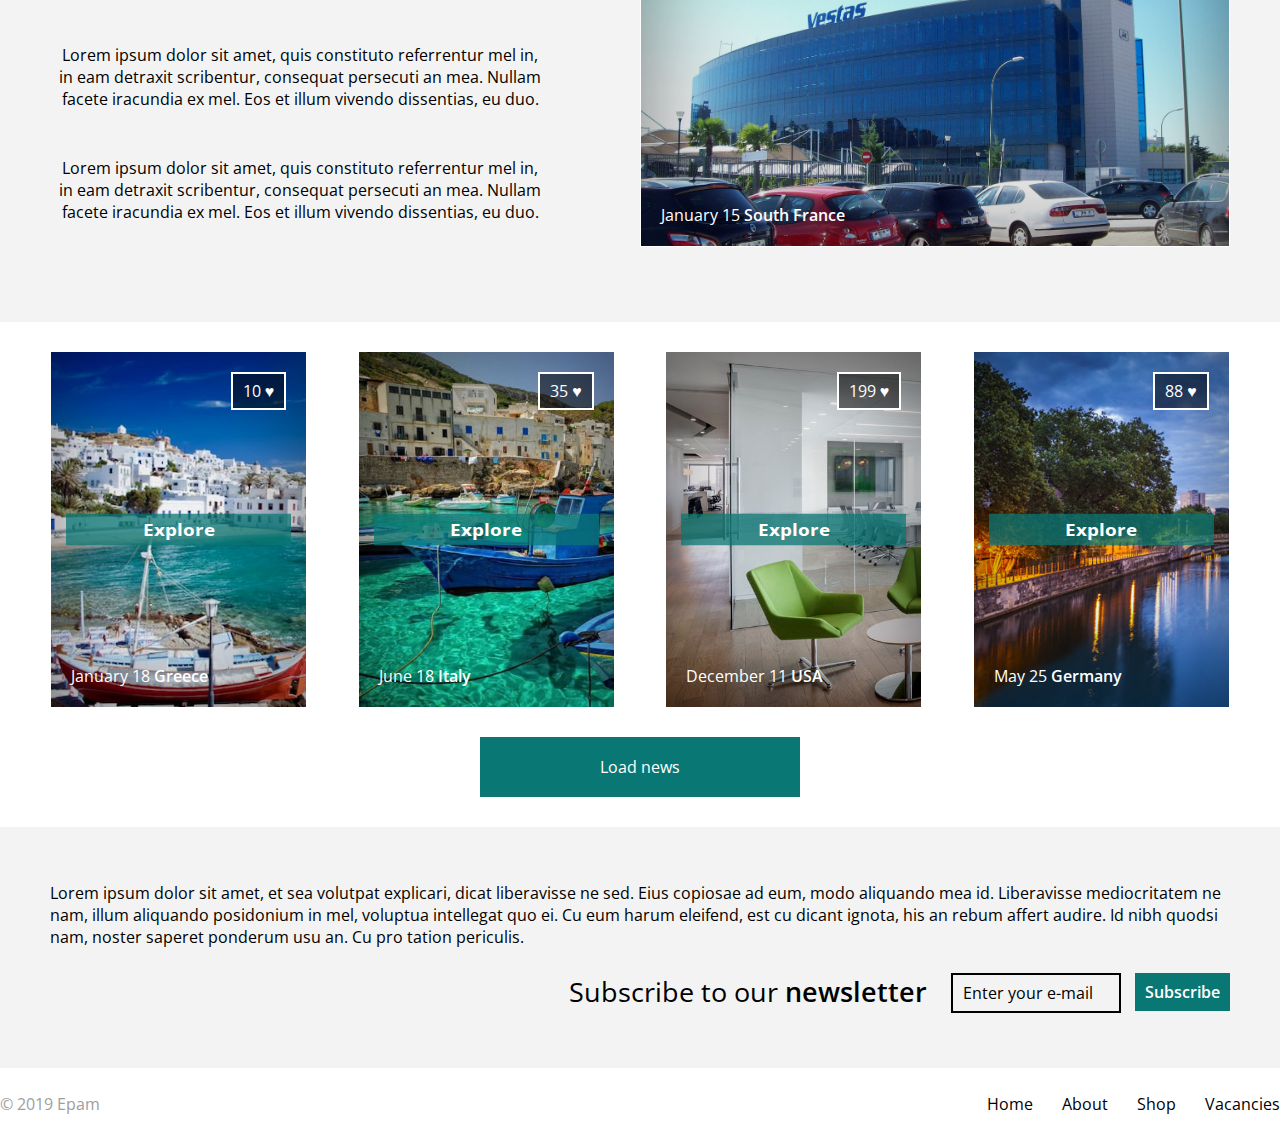
<file: FL11_HW4/homework/index.html>
<!DOCTYPE html>
<html lang="en">
<head>
    <meta charset="UTF-8">
    <meta name="viewport" content="width=device-width, initial-scale=1.0">
    <meta http-equiv="X-UA-Compatible" content="ie=edge">
    <title>Responsive</title>
    <link href="https://fonts.googleapis.com/css?family=Open+Sans:400,600,700&display=swap&subset=cyrillic,cyrillic-ext" rel="stylesheet">
    <link rel="stylesheet" type="text/css" href="css/style.css">
</head>
<body>
    <header class="header">
        <div class="header-wrap">
            <div class="header-top">
                <div class="header-top__logo">Lorem & Ipsum</div>
                <ul class="header-top__nav ul-nav">
                    <li><a href="#">Login</a></li>
                    <li><a href="#">SignUp</a></li>
                </ul>
            </div>
            <div class="header-logo">
                <h1>Lorem <span>&</span> Ipsum</h1>
                <p>An Original Brand Since 1965</p>
            </div>
            <nav class="header-nav">
                <ul class="ul-nav">
                    <li><a href="#">Careers</a></li>
                    <li><a href="#">About</a></li>
                    <li><a href="#">Show More</a></li>
                </ul>
            </nav>
        </div>
    </header>
    <main class="main">
        <div class="main-wrap">
            <div class="main-description">
                <p>Lorem ipsum dolor sit amet, vim ei ludus veniam percipit, malis graeci eleifend id pri, cu copiosae deterruisset reprehendunt vix. Ad debet iudico aliquip mel, altera vulputate vim ad, pro in decore ridens eloquentiam. Tollit aliquid tacimates te mei, imperdiet persecuti.</p>
                <p>Lorem ipsum dolor sit amet, pro <b>cu viris petentium</b> consulatu.</p>
            </div>
            <section class="featured-articles">
                <h2>Read some of our <span>featured articles</span></h2>
                <div class="featured-articles__list">
                    <div class='article-item'>
                        <div class="article-item__info">
                            <img src="img/sample-1.jpg" alt="Lorem ipsum dolor">
                            <span class="article-likes">154 &#9829;</span>
                            <p class="article-date"><time datetime="2018-07-18">July 18</time> <b>Spain</b></p>
                        </div>
                        <div class="article-item__description">
                            <p>Lorem ipsum dolor sit amet, quis constituto referrentur mel in, in eam detraxit scribentur, consequat persecuti an mea. Nullam facete iracundia ex mel. Eos et illum vivendo dissentias, eu duo.</p>
                            <p>Lorem ipsum dolor sit amet, quis constituto referrentur mel in, in eam detraxit scribentur, consequat persecuti an mea. Nullam facete iracundia ex mel. Eos et illum vivendo dissentias, eu duo.</p>
                            <p>Lorem ipsum dolor sit amet, quis constituto referrentur mel in, in eam detraxit scribentur, consequat persecuti an mea. Nullam facete iracundia ex mel. Eos et illum vivendo dissentias, eu duo.</p>
                        </div>
                    </div>
                    <div class='article-item'>
                        <div class="article-item__info">
                            <img src="img/sample-2.jpg" alt="Lorem ipsum dolor">
                            <span class="article-likes">172 &#9829;</span>
                            <p class="article-date"><time datetime="2018-01-15">January 15</time> <b>South France</b></p>
                        </div>
                        <div class="article-item__description">
                            <p>Lorem ipsum dolor sit amet, quis constituto referrentur mel in, in eam detraxit scribentur, consequat persecuti an mea. Nullam facete iracundia ex mel. Eos et illum vivendo dissentias, eu duo.</p>
                            <p>Lorem ipsum dolor sit amet, quis constituto referrentur mel in, in eam detraxit scribentur, consequat persecuti an mea. Nullam facete iracundia ex mel. Eos et illum vivendo dissentias, eu duo.</p>
                            <p>Lorem ipsum dolor sit amet, quis constituto referrentur mel in, in eam detraxit scribentur, consequat persecuti an mea. Nullam facete iracundia ex mel. Eos et illum vivendo dissentias, eu duo.</p>
                        </div>
                    </div>
                </div>
            </section>
        </div>
        <div class="short-articles-container">
            <div class="main-wrap">
                <div class="short-articles">
                    <div class="short-articles__list">
                        <article class="short-article-item">
                            <header>
                                <h3>Explore</h3>
                            </header>
                            <img src="img/news-list-1.jpg" alt="News #1">
                            <span class="article-likes">10 &#9829;</span>
                            <p class="article-date"><time datetime="2018-01-18">January 18</time> <b>Greece</b></p>
                        </article>
                        <article class="short-article-item">
                            <header>
                                <h3>Explore</h3>
                            </header>
                            <img src="img/news-list-2.jpg" alt="News #1">
                            <span class="article-likes">35 &#9829;</span>
                            <p class="article-date"><time datetime="2018-06-18">June 18</time> <b>Italy</b></p>
                        </article>
                        <article class="short-article-item">
                            <header>
                                <h3>Explore</h3>
                            </header>
                            <img src="img/news-list-3.jpg" alt="News #1">
                            <span class="article-likes">199 &#9829;</span>
                            <p class="article-date"><time datetime="2018-12-11">December 11</time> <b>USA</b></p>
                        </article>
                        <article class="short-article-item">
                            <header>
                                <h3>Explore</h3>
                            </header>
                            <img src="img/news-list-4.jpg" alt="News #1">
                            <span class="article-likes">88 &#9829;</span>
                            <p class="article-date"><time datetime="2018-05-25">May 25</time> <b>Germany</b></p>
                        </article>
                    </div>
                    <button class="short-articles__btn btn">Load news</button>
                </div>
            </div>
        </div>
        <div class="main-wrap">
            <aside class="subscribe">
                <p class="subscribe-description">Lorem ipsum dolor sit amet, et sea volutpat explicari, dicat liberavisse ne sed. Eius copiosae ad eum, modo aliquando mea id. Liberavisse mediocritatem ne nam, illum aliquando posidonium in mel, voluptua intellegat quo ei. Cu eum harum eleifend, est cu dicant ignota, his an rebum affert audire. Id nibh quodsi nam, noster saperet ponderum usu an. Cu pro tation periculis.</p>
                <form class="subscribe-form" action="#">
                    <label for="userEmail">Subscribe to our <b>newsletter</b></label>
                    <input type="email" name="userEmail" id="userEmail" placeholder="Enter your e-mail">
                    <button class="btn">Subscribe</button>
                </form>
            </aside>
        </div>
    </main>
    <footer class="footer">
        <div class="footer-wrap">
            <p class="footer-copyright">&copy; 2019 Epam</p>
            <nav class="footer-nav">
                <ul class="ul-nav">
                    <li><a href="#">Home</a></li>
                    <li><a href="#">About</a></li>
                    <li><a href="#">Shop</a></li>
                    <li><a href="#">Vacancies</a></li>
                </ul>
            </nav>
        </div>
    </footer>
</body>
</html>
</file>
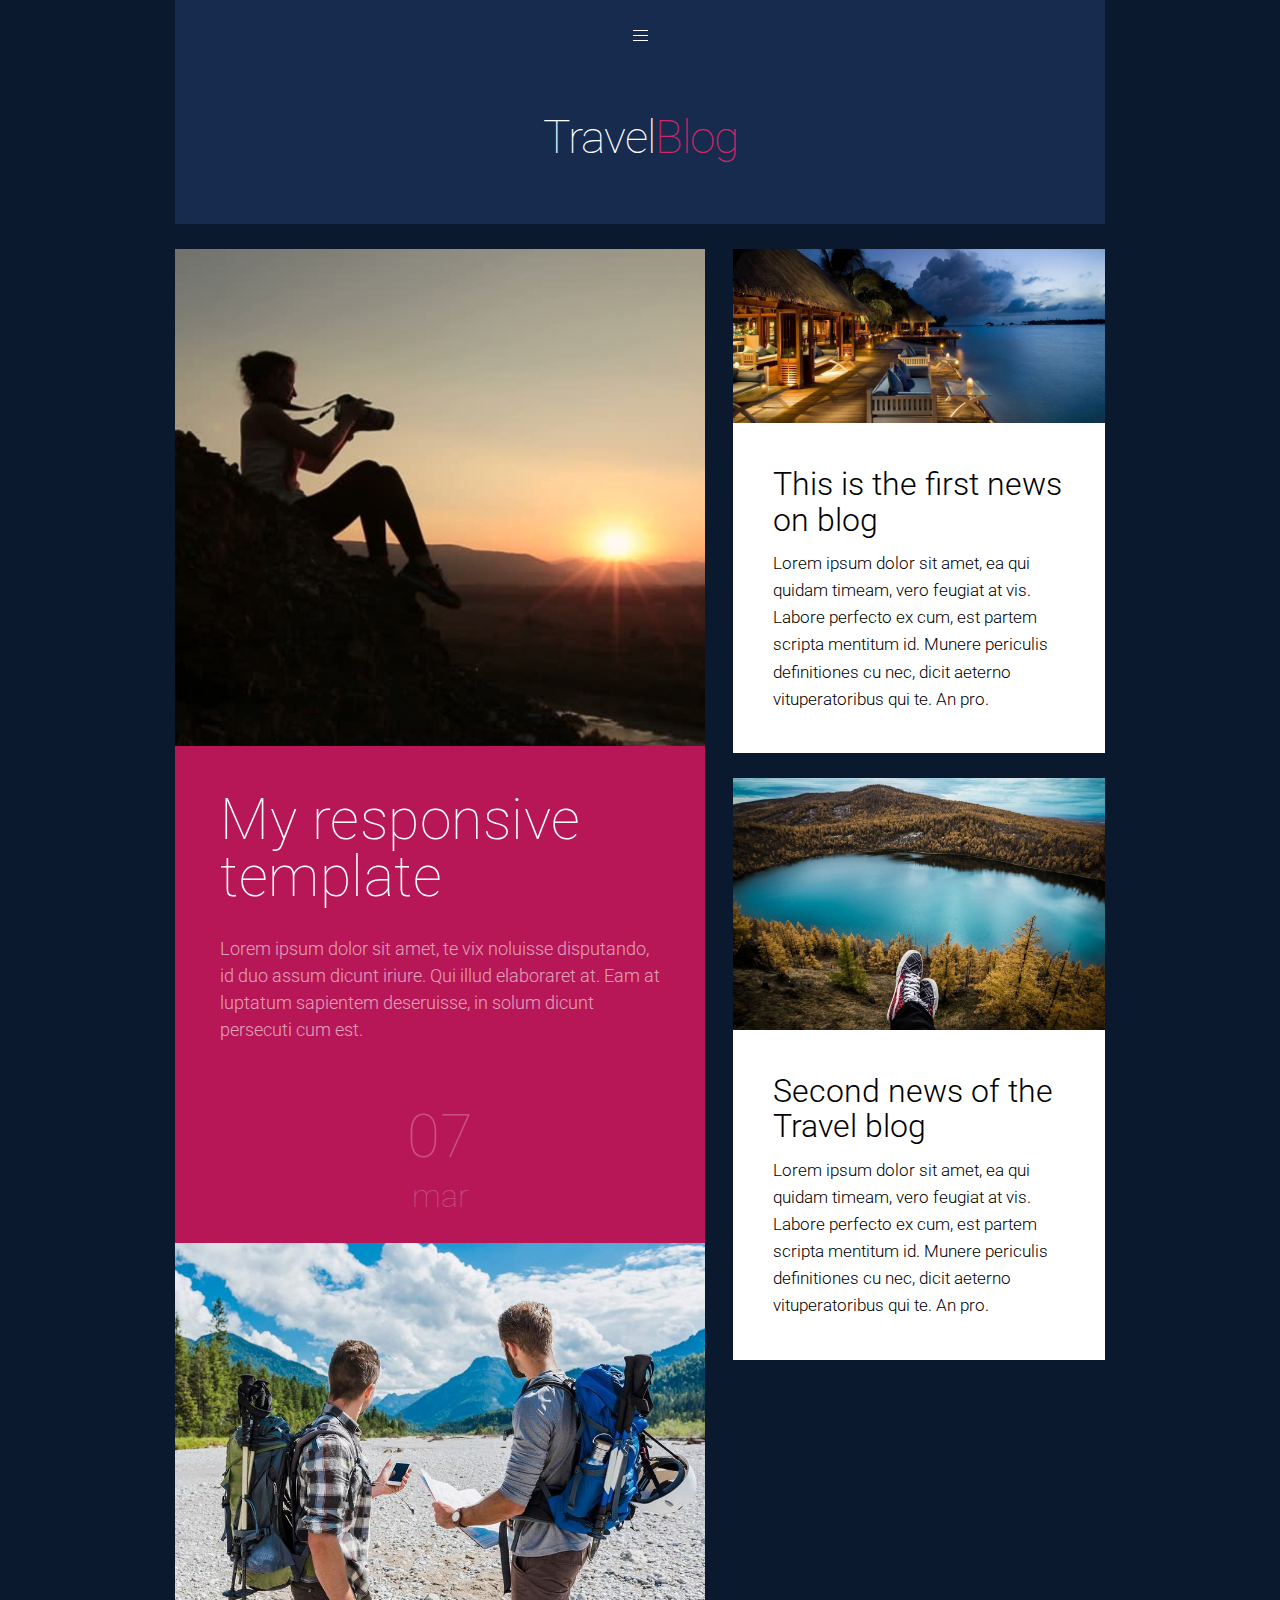
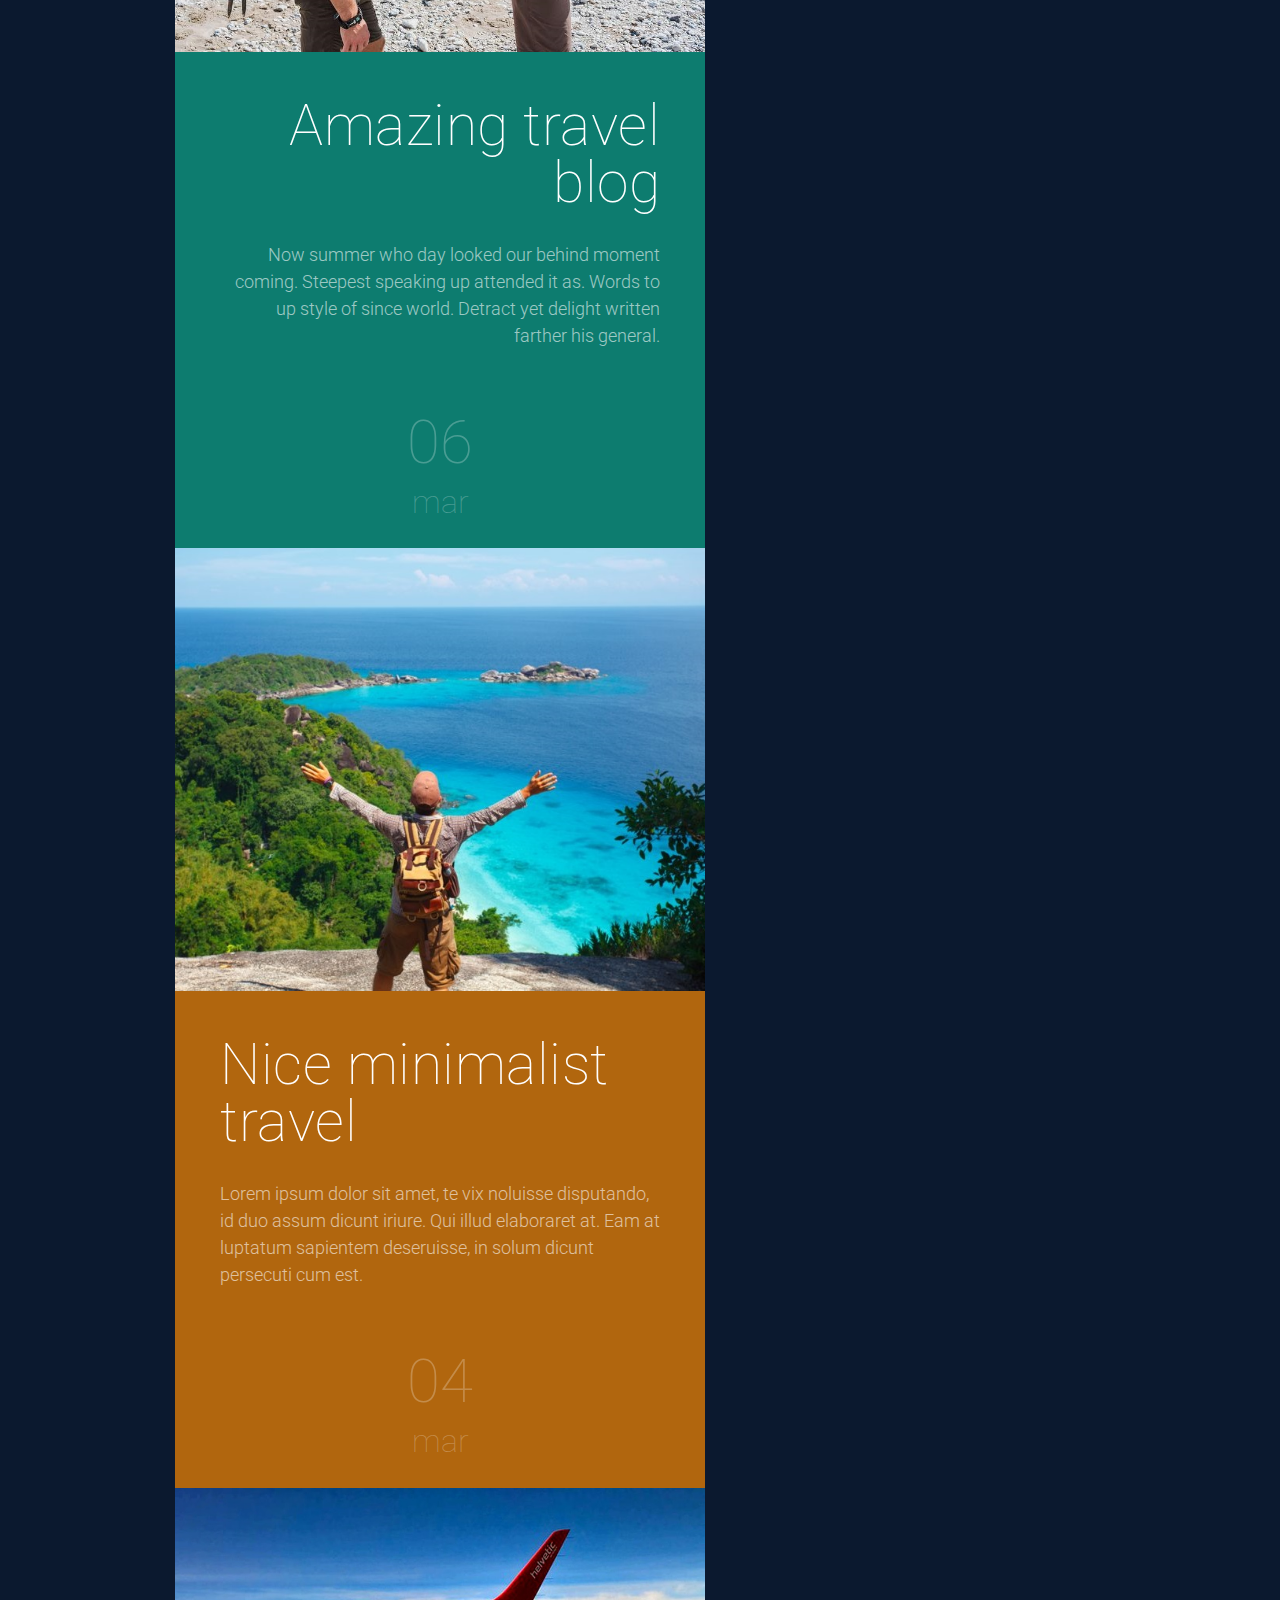
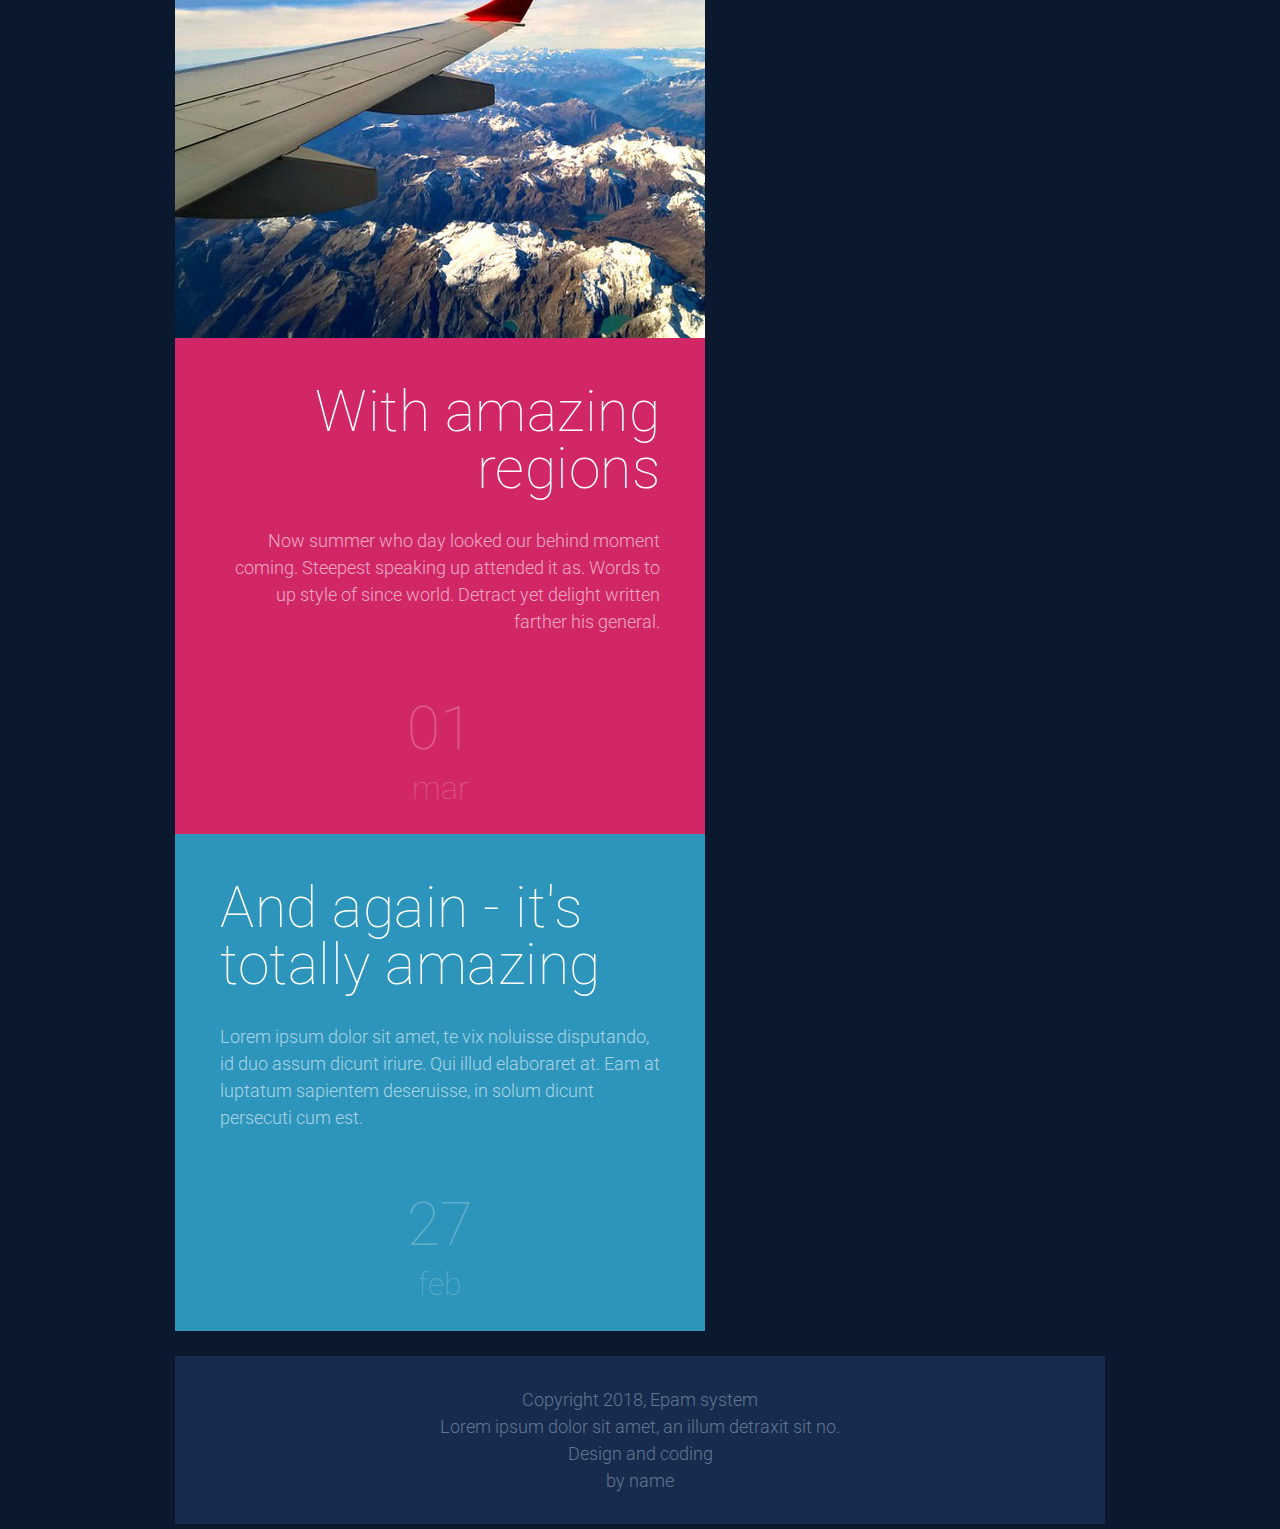
<file: FL11_HW5/homework/index.html>
<!DOCTYPE html>
<html lang="en">
<head>
  <meta charset="UTF-8">
  <meta name="viewport" content="width=device-width, initial-scale=1.0">
  <meta http-equiv="X-UA-Compatible" content="ie=edge">
  <link rel="stylesheet" href="css/styles.css">
  <link href='https://fonts.googleapis.com/css?family=Roboto:400,100,300,700&subset=latin,latin-ext' rel='stylesheet' type='text/css'>      
  <title>Responsive</title>
</head>
<body>
  <header class="header">
    <div class="header-nav-btn"></div>
    <a href="#" class="header-logo">Travel<span>Blog</span></a>
    <nav class="header-nav">
      <ul class="ul-nav">
        <li><a href="#">Blog</a></li>
        <li><a href="#">About</a></li>
        <li><a href="#">Archive</a></li>
        <li><a href="#">Contact</a></li>
      </ul>
    </nav>
  </header>
  <main class="main">
    <div class="last-articles">
      <article class="article-item post-1">
        <div class="article-item__img">
          <a href="#"></a>
          <img src="img/post1.jpg" alt="My responsive template">
        </div>
        <div class="article-item__info">
          <h2><a href="#">My responsive template</a></h2>
          <p>Lorem ipsum dolor sit amet, te vix noluisse disputando, id duo assum dicunt iriure. Qui illud elaboraret at. Eam at luptatum sapientem deseruisse, in solum dicunt persecuti cum est.</p>
          <time datetime="2018-04-07">07<span>Mar</span></time>
        </div>
      </article>
      <article class="article-item post-2">
        <div class="article-item__img">
          <a href="#"></a>
          <img src="img/post2.jpg" alt="Amazing travel blog">
        </div>
        <div class="article-item__info">
          <h2><a href="#">Amazing travel blog</a></h2>
          <p>Now summer who day looked our behind moment coming. Steepest speaking up attended it as. Words to up style of since world. Detract yet delight written farther his general.</p>
          <time datetime="2018-04-06">06<span>Mar</span></time>
        </div>
      </article>
      <article class="article-item post-3">
        <div class="article-item__img">
          <a href="#"></a>
          <img src="img/post3.jpg" alt="Amazing travel blog">
        </div>
        <div class="article-item__info">
          <h2><a href="#">Nice minimalist travel</a></h2>
          <p>Lorem ipsum dolor sit amet, te vix noluisse disputando, id duo assum dicunt iriure. Qui illud elaboraret at. Eam at luptatum sapientem deseruisse, in solum dicunt persecuti cum est.</p>
          <time datetime="2018-04-04">04<span>Mar</span></time>
        </div>
      </article>
      <article class="article-item post-4">
        <div class="article-item__img">
          <a href="#"></a>
          <img src="img/post4.jpg" alt="Amazing travel blog">
        </div>
        <div class="article-item__info">
          <h2><a href="#">With amazing regions</a></h2>
          <p>Now summer who day looked our behind moment coming. Steepest speaking up attended it as. Words to up style of since world. Detract yet delight written farther his general.</p>
          <time datetime="2018-04-01">01<span>Mar</span></time>
        </div>
      </article>
      <article class="article-item post-5">
        <div class="article-item__info">
          <h2><a href="#">And again - it's totally amazing</a></h2>
          <p>Lorem ipsum dolor sit amet, te vix noluisse disputando, id duo assum dicunt iriure. Qui illud elaboraret at. Eam at luptatum sapientem deseruisse, in solum dicunt persecuti cum est.</p>
          <time datetime="2018-02-27">27<span>Feb</span></time>
        </div>
      </article>
    </div>
    <div class="featured-articles">
      <article class="featured-article-item">
        <div class="featured-article-item__img"><img src="img/news1.jpg" alt="This is first news on blog"></div>
        <div class="featured-article-item__info">
          <h3><a href="#">This is the first news on blog</a></h3>
          <p>Lorem ipsum dolor sit amet, ea qui quidam timeam, vero feugiat at vis. Labore perfecto ex cum, est partem scripta mentitum id. Munere periculis definitiones cu nec, dicit aeterno vituperatoribus qui te. An pro.</p>
        </div>
      </article>
      <article class="featured-article-item">
        <div class="featured-article-item__img"><img src="img/news2.jpg" alt="This is first news on blog"></div>
        <div class="featured-article-item__info">
          <h3><a href="#">Second news of the Travel blog</a></h3>
          <p>Lorem ipsum dolor sit amet, ea qui quidam timeam, vero feugiat at vis. Labore perfecto ex cum, est partem scripta mentitum id. Munere periculis definitiones cu nec, dicit aeterno vituperatoribus qui te. An pro.</p>
        </div>
      </article>
    </div>
  </main>
  <footer class="footer">
    <div class="footer-copyright">
      <p>Copyright 2018, Epam system</p>
      <p>Lorem ipsum dolor sit amet, an illum detraxit sit no.</p>
    </div>
    <div class="footer-design-author">
      <p>
        Design and coding <span>by name</span>
      </p>
    </div>
  </footer>
</body>
</html>
</file>
<file: FL11_HW1/homework/style.css>
html,body,div,span,applet,object,iframe,h1,h2,h3,h4,h5,h6,p,blockquote,pre,a,abbr,acronym,address,big,cite,code,del,dfn,em,font,img,ins,kbd,q,s,samp,small,strike,strong,sub,sup,tt,var,b,u,i,center,dl,dt,dd,ol,ul,li,fieldset,form,label,legend,table,caption,tbody,tfoot,thead,tr,th,td{background:transparent;border:0;margin:0;padding:0;vertical-align:baseline}body{line-height:1}h1,h2,h3,h4,h5,h6{clear:both;font-weight:normal}ol,ul{list-style:none}blockquote{quotes:none}blockquote:before,blockquote:after{content:'';content:none}del{text-decoration:line-through}table{border-collapse:collapse;border-spacing:0}a img{border:0}#container{float:left;margin:0 -240px 0 0;width:100%}#primary,#secondary{float:right;overflow:hidden;width:220px}#secondary{clear:right}#footer{clear:both;width:100%}.one-column #content{margin:0 auto;width:640px}.single-attachment #content{margin:0 auto;width:900px}body,input,textarea,.page-title span,.pingback a.url{font-family:Georgia,"Bitstream Charter",serif}h3#comments-title,h3#reply-title,#access .menu,#access div.menu ul,#cancel-comment-reply-link,.form-allowed-tags,#site-info,#site-title,#wp-calendar,.comment-meta,.comment-body tr th,.comment-body thead th,.entry-content label,.entry-content tr th,.entry-content thead th,.entry-meta,.entry-title,.entry-utility,#respond label,.navigation,.page-title,.pingback p,.reply,.widget-title,.wp-caption-text{font-family:"Helvetica Neue",Arial,Helvetica,"Nimbus Sans L",sans-serif}input[type="submit"]{font-family:"Helvetica Neue",Arial,Helvetica,"Nimbus Sans L",sans-serif}pre{font-family:"Courier 10 Pitch",Courier,monospace}code{font-family:Monaco,Consolas,"Andale Mono","DejaVu Sans Mono",monospace}#access .menu-header,div.menu,#colophon,#branding,#main,#wrapper{margin:0 auto;width:940px}#wrapper{background:#fff;margin-top:20px;padding:0 20px}#footer-widget-area{overflow:hidden}#footer-widget-area .widget-area{float:left;margin-right:20px;width:220px}#footer-widget-area #fourth{margin-right:0}#site-info{float:left;font-size:14px;font-weight:bold;width:700px}#site-generator{float:right;width:220px}body{background:#f1f1f1}body,input,textarea{color:#666;font-size:12px;line-height:18px}hr{background-color:#e7e7e7;border:0;clear:both;height:1px;margin-bottom:18px}p{margin-bottom:18px}ul{list-style:square;margin:0 0 18px 1.5em}ol{list-style:decimal;margin:0 0 18px 1.5em}ol ol{list-style:upper-alpha}ol ol ol{list-style:lower-roman}ol ol ol ol{list-style:lower-alpha}ul ul,ol ol,ul ol,ol ul{margin-bottom:0}dl{margin:0 0 24px 0}dt{font-weight:bold}dd{margin-bottom:18px}strong{font-weight:bold}cite,em,i{font-style:italic}big{font-size:131.25%}ins{background:#ffc;text-decoration:none}blockquote{font-style:italic;padding:0 3em}blockquote cite,blockquote em,blockquote i{font-style:normal}pre{background:#f7f7f7;color:#222;line-height:18px;margin-bottom:18px;overflow:auto;padding:1.5em}abbr,acronym{cursor:help}sup,sub{height:0;line-height:1;position:relative;vertical-align:baseline}sup{bottom:1ex}sub{top:.5ex}small{font-size:smaller}input{margin-bottom:10px}input[type="text"],input[type="password"],input[type="email"],input[type="url"],input[type="number"],textarea{background:#f9f9f9;border:1px solid #ccc;box-shadow:inset 1px 1px 1px rgba(0,0,0,0.1);-moz-box-shadow:inset 1px 1px 1px rgba(0,0,0,0.1);-webkit-box-shadow:inset 1px 1px 1px rgba(0,0,0,0.1);padding:2px}a:link{color:#06c}a:visited{color:#743399}a:active,a:hover{color:#ff4b33}.screen-reader-text{clip:rect(1px,1px,1px,1px);overflow:hidden;position:absolute !important;height:1px;width:1px}#header{padding:30px 0 0 0}#site-title{float:left;font-size:30px;line-height:36px;margin:0 0 18px 0;width:700px}#site-title a{color:#000;font-weight:bold;text-decoration:none}#site-description{color:#000;clear:right;float:right;font-style:italic;margin:15px 0 18px 0;opacity:.65;width:220px}#branding img{border-top:4px solid #000;border-bottom:1px solid #000;display:block;float:left}#access{background:#000;display:block;float:left;margin:0 auto;width:940px}#access .menu-header,div.menu{font-size:13px;margin-left:12px;width:928px}#access .menu-header ul,div.menu ul{list-style:none;margin:0}#access .menu-header li,div.menu li{float:left;position:relative}#access a{color:#aaa;display:block;line-height:38px;padding:0 10px;text-decoration:none}#access ul ul{box-shadow:0 3px 3px rgba(0,0,0,0.2);-moz-box-shadow:0 3px 3px rgba(0,0,0,0.2);-webkit-box-shadow:0 3px 3px rgba(0,0,0,0.2);display:none;position:absolute;top:38px;left:0;float:left;width:180px;z-index:99999}#access ul ul li{min-width:180px}#access ul ul ul{left:100%;top:0}#access ul ul a{background:#333;line-height:1em;padding:10px;width:160px;height:auto}#access li:hover>a,#access ul ul:hover>a{background:#333;color:#fff}#access ul li:hover>ul{display:block}#access ul li.current_page_item>a,#access ul li.current_page_ancestor>a,#access ul li.current-menu-ancestor>a,#access ul li.current-menu-item>a,#access ul li.current-menu-parent>a{color:#fff}* html #access ul li.current_page_item a,* html #access ul li.current_page_ancestor a,* html #access ul li.current-menu-ancestor a,* html #access ul li.current-menu-item a,* html #access ul li.current-menu-parent a,* html #access ul li a:hover{color:#fff}#main{clear:both;overflow:hidden;padding:40px 0 0 0}#content{margin-bottom:36px}#content,#content input,#content textarea{color:#333;font-size:16px;line-height:24px}#content p,#content ul,#content ol,#content dd,#content pre,#content hr{margin-bottom:24px}#content ul ul,#content ol ol,#content ul ol,#content ol ul{margin-bottom:0}#content pre,#content kbd,#content tt,#content var{font-size:15px;line-height:21px}#content code{font-size:13px}#content dt,#content th{color:#000}#content h1,#content h2,#content h3,#content h4,#content h5,#content h6{color:#000;line-height:1.5em;margin:0 0 20px 0}#content table{border:1px solid #e7e7e7;margin:0 -1px 24px 0;text-align:left;width:100%}#content tr th,#content thead th{color:#777;font-size:12px;font-weight:bold;line-height:18px;padding:9px 24px;border-right:1px solid #e7e7e7}#content tr td{border-top:1px solid #e7e7e7;padding:6px 24px;border-right:1px solid #e7e7e7}#content tr.odd td{background:#f2f7fc}.hentry{margin:0 0 48px 0}.home .sticky{background:#f2f7fc;border-top:4px solid #000;margin-left:-20px;margin-right:-20px;padding:18px 20px}.single .hentry{margin:0 0 36px 0}.page-title{color:#000;font-size:14px;font-weight:bold;margin:0 0 36px 0}.page-title span{color:#333;font-size:16px;font-style:italic;font-weight:normal}.page-title a:link,.page-title a:visited{color:#777;text-decoration:none}.page-title a:active,.page-title a:hover{color:#ff4b33}#content .entry-title{color:#000;font-size:21px;font-weight:bold;line-height:1.3em;margin-bottom:0}.entry-title a:link,.entry-title a:visited{color:#000;text-decoration:none}.entry-title a:active,.entry-title a:hover{color:#ff4b33}.entry-meta{color:#777;font-size:12px}.entry-meta abbr,.entry-utility abbr{border:0}.entry-meta abbr:hover,.entry-utility abbr:hover{border-bottom:1px dotted #666}.single-author .by-author{position:absolute !important;clip:rect(1px 1px 1px 1px);clip:rect(1px,1px,1px,1px)}.entry-content,.entry-summary{clear:both;padding:12px 0 0 0}.entry-content .more-link{white-space:nowrap}#content .entry-summary p:last-child{margin-bottom:12px}.entry-content fieldset{border:1px solid #e7e7e7;margin:0 0 24px 0;padding:24px}.entry-content fieldset legend{background:#fff;color:#000;font-weight:bold;padding:0 24px}.entry-content input{margin:0 0 24px 0}.entry-content input.file,.entry-content input.button{margin-right:24px}.entry-content label{color:#777;font-size:12px}.entry-content select{margin:0 0 24px 0}.entry-content sup,.entry-content sub{font-size:10px}.entry-content blockquote.left{float:left;margin-left:0;margin-right:24px;text-align:right;width:33%}.entry-content blockquote.right{float:right;margin-left:24px;margin-right:0;text-align:left;width:33%}.page-link{clear:both;color:#000;font-weight:bold;line-height:48px;word-spacing:.5em}.page-link a:link,.page-link a:visited{background:#f1f1f1;color:#333;font-weight:normal;padding:.5em .75em;text-decoration:none}.home .sticky .page-link a{background:#d9e8f7}.page-link a:active,.page-link a:hover{color:#ff4b33}body.page .edit-link{clear:both;display:block}#entry-author-info{background:#f2f7fc;border-top:4px solid #000;clear:both;font-size:14px;line-height:20px;margin:24px 0;overflow:hidden;padding:18px 20px}#entry-author-info #author-avatar{background:#fff;border:1px solid #e7e7e7;float:left;height:60px;margin:0 -104px 0 0;padding:11px}#entry-author-info #author-description{float:left;margin:0 0 0 104px}#entry-author-info h2{color:#000;font-size:100%;font-weight:bold;margin-bottom:0}.entry-utility{clear:both;color:#777;font-size:12px;line-height:18px}.entry-meta a,.entry-utility a{color:#777}.entry-meta a:hover,.entry-utility a:hover{color:#ff4b33}#content .video-player{padding:0}.format-standard .wp-video,.format-standard .wp-audio-shortcode,.format-audio .wp-audio-shortcode,.format-standard .video-player{margin-bottom:24px}.home #content .format-aside p,.home #content .category-asides p{font-size:14px;line-height:20px;margin-bottom:10px;margin-top:0}.format-gallery .size-thumbnail img,.category-gallery .size-thumbnail img{border:10px solid #f1f1f1;margin-bottom:0}.format-gallery .gallery-thumb,.category-gallery .gallery-thumb{float:left;margin-right:20px;margin-top:-4px}.home #content .format-gallery .entry-utility,.home #content .category-gallery .entry-utility{padding-top:4px}.attachment .entry-content .entry-caption{font-size:140%;margin-top:24px}.attachment .entry-content .nav-previous a:before{content:'\2190\00a0'}.attachment .entry-content .nav-next a:after{content:'\00a0\2192'}#content img.size-auto,#content img.size-full,#content img.size-large,#content img.size-medium,#content .entry-attachment img,#content .widget-container img{max-width:100%;height:auto}#ie8 #content img.size-auto,#ie8 #content img.size-full,#ie8 #content img.size-large,#ie8 #content img.size-medium,#ie8 #content .entry-attachment img{width:auto}.alignleft,img.alignleft{display:inline;float:left;margin-right:24px;margin-top:4px}.alignright,img.alignright{display:inline;float:right;margin-left:24px;margin-top:4px}.aligncenter,img.aligncenter{clear:both;display:block;margin-left:auto;margin-right:auto}img.alignleft,img.alignright,img.aligncenter{margin-bottom:12px}.wp-caption{background:#f1f1f1;line-height:18px;margin-bottom:20px;max-width:100%;padding:4px;text-align:center}.wp-caption img{margin:5px 5px 0;max-width:622px}.wp-caption p.wp-caption-text{color:#777;font-size:12px;margin:5px}.wp-smiley{margin:0}.gallery{margin:0 auto 18px}.gallery .gallery-item{float:left;margin-top:0;text-align:center}.gallery-columns-1 .gallery-item{width:100%}.gallery-columns-2 .gallery-item{width:50%}.gallery-columns-3 .gallery-item{width:33%}.gallery-columns-4 .gallery-item{width:25%}.gallery-columns-5 .gallery-item{width:20%}.gallery-columns-6 .gallery-item{width:16%}.gallery-columns-7 .gallery-item{width:14%}.gallery-columns-8 .gallery-item{width:12%}.gallery-columns-9 .gallery-item{width:11%}.gallery-columns-1 img{max-width:620px}.gallery-columns-2 img{max-width:288px}.gallery-columns-3 img{max-width:177px}.gallery-columns-4 img{max-width:122px}.gallery-columns-5 img{max-width:88px}.gallery-columns-6 img{max-width:66px}.gallery-columns-7 img{max-width:50px}.gallery-columns-8 img{max-width:39px}.gallery-columns-9 img{max-width:29px}.gallery-item img{height:auto}.gallery-columns-2 .attachment-medium{max-width:92%;height:auto}.gallery-columns-4 .attachment-thumbnail{max-width:84%;height:auto}.gallery .gallery-caption{color:#777;font-size:12px;margin:0 0 12px}.gallery dl{margin:0}.gallery img{border:10px solid #f1f1f1}.gallery br+br{display:none}#content .entry-attachment img{display:block;margin:0 auto}.navigation{color:#777;font-size:12px;line-height:18px;overflow:hidden}.navigation a:link,.navigation a:visited{color:#777;text-decoration:none}.navigation a:active,.navigation a:hover{color:#ff4b33}.nav-previous{float:left;width:50%}.nav-next{float:right;text-align:right;width:50%}#nav-above{margin:0 0 18px 0}#nav-above{display:none}.paged #nav-above,.single #nav-above{display:block}#nav-below{margin:-18px 0 0 0}#comments{clear:both}#comments .navigation{padding:0 0 18px 0}h3#comments-title,h3#reply-title{color:#000;font-size:20px;font-weight:bold;margin-bottom:0}h3#comments-title{padding:24px 0}.commentlist{list-style:none;margin:0}.commentlist li.comment{border-bottom:1px solid #e7e7e7;line-height:24px;margin:0 0 24px 0;padding:0 0 0 56px;position:relative}.commentlist li:last-child{border-bottom:0;margin-bottom:0}#comments .comment-body ul,#comments .comment-body ol{margin-bottom:18px}#comments .comment-body p:last-child{margin-bottom:6px}#comments .comment-body blockquote p:last-child{margin-bottom:24px}.commentlist ol{list-style:decimal}.commentlist .avatar{position:absolute;top:4px;left:0}.comment-author cite{color:#000;font-style:normal;font-weight:bold}.comment-author .says{font-style:italic}.comment-meta{font-size:12px;margin:0 0 18px 0}.comment-meta a:link,.comment-meta a:visited{color:#777;text-decoration:none}.comment-meta a:active,.comment-meta a:hover{color:#ff4b33}.commentlist .bypostauthor>div{background:#f2f7fc;border-top:4px solid #000;margin-bottom:10px;padding:10px 0 0 20px}.reply{font-size:12px;padding:0 0 24px 0}.reply a,a.comment-edit-link{color:#777}.reply a:hover,a.comment-edit-link:hover{color:#ff4b33}.commentlist .children{list-style:none;margin:0}.commentlist .children li{border:0;margin:0}.nopassword,.nocomments{display:none}#comments .pingback{border-bottom:1px solid #e7e7e7;margin-bottom:18px;padding-bottom:18px}.commentlist li.comment+li.pingback{margin-top:-6px}#comments .pingback p{color:#777;display:block;font-size:12px;line-height:18px;margin:0}#comments .pingback .url{font-size:13px;font-style:italic}input[type="submit"]{color:#333}form{text-align:right}input{width:200px}#respond{border-top:1px solid #e7e7e7;margin:24px 0;overflow:hidden;position:relative}#respond p{margin:0}#respond .comment-notes{margin-bottom:1em}.form-allowed-tags{line-height:1em}.children #respond{margin:0 48px 0 0}h3#reply-title{margin:18px 0}#comments-list #respond{margin:0 0 18px 0}#comments-list ul #respond{margin:0}#cancel-comment-reply-link{font-size:12px;font-weight:normal;line-height:18px}#respond .required{color:#ff4b33;font-weight:bold}#respond label{color:#777;font-size:12px}#respond input{margin:0 0 9px;width:98%}#respond textarea{width:98%}#respond .form-allowed-tags{color:#777;font-size:12px;line-height:18px}#respond .form-allowed-tags code{font-size:11px}#respond .form-submit{margin:12px 0}#respond .form-submit input{font-size:14px;width:auto}.widget-area ul{list-style:none;margin-left:0}.widget-area ul ul{list-style:square;margin-left:1.3em}.widget-area select{max-width:100%}.widget_search #s{width:60%}.widget_search label{display:none}.widget-container{word-wrap:break-word;-webkit-hyphens:auto;-moz-hyphens:auto;hyphens:auto;margin:0 0 18px 0}.widget-container .wp-caption img{margin:auto}.widget-container.widget_image .wp-caption{width:auto}.widget-container.widget_image .wp-caption img{margin-left:-8px}.widget-title{color:#222;font-size:14px;font-weight:bold}.widget-area a:link,.widget-area a:visited{text-decoration:none}.widget-area a:active,.widget-area a:hover{text-decoration:underline}.widget-area .entry-meta{font-size:11px}#wp_tag_cloud div{line-height:1.6em}#wp-calendar{width:100%}#wp-calendar caption{color:#222;font-size:14px;font-weight:bold;padding-bottom:4px;text-align:left}#wp-calendar thead{font-size:11px}#wp-calendar tbody{color:#aaa}#wp-calendar tbody td{background:#f5f5f5;border:1px solid #fff;padding:3px 0 2px;text-align:center}#wp-calendar tbody .pad{background:0}#wp-calendar tfoot #next{text-align:right}.widget_rss a.rsswidget{color:#000}.widget_rss a.rsswidget:hover{color:#ff4b33}.widget_rss .widget-title img{width:11px;height:11px}#main .widget-area ul{margin-left:0;padding:0 20px 0 0}#main .widget-area ul ul{border:0;margin-left:1.3em;padding:0}#main .widget-container.music-player ul{margin:0}#footer{margin-bottom:20px}#colophon{border-top:4px solid #000;margin-top:-4px;overflow:hidden;padding:18px 0}#site-info{font-weight:bold}#site-info a{color:#000;text-decoration:none}#site-generator{font-style:italic;position:relative}#site-generator a{background:url(images/wordpress.png) center left no-repeat;color:#666;display:inline-block;line-height:16px;padding-left:20px;text-decoration:none}#site-generator a:hover{text-decoration:underline}img#wpstats{display:block;margin:0 auto 10px}pre{-webkit-text-size-adjust:140%}code{-webkit-text-size-adjust:160%}#access,.entry-meta,.entry-utility,.navigation,.widget-area{-webkit-text-size-adjust:120%}#site-description{-webkit-text-size-adjust:none}@media print{body{background:none !important}#wrapper{clear:both !important;display:block !important;float:none !important;position:relative !important}#header{border-bottom:2pt solid #000;padding-bottom:18pt}#colophon{border-top:2pt solid #000}#site-title,#site-description{float:none;line-height:1.4em;margin:0;padding:0}#site-title{font-size:13pt}.entry-content{font-size:14pt;line-height:1.6em}.entry-title{font-size:21pt}#access,#branding img,#respond,.comment-edit-link,.edit-link,.navigation,.page-link,.widget-area{display:none !important}#container,#header,#footer{margin:0;width:100%}#content,.one-column #content{margin:24pt 0 0;width:100%}.wp-caption p{font-size:11pt}#site-info,#site-generator{float:none;width:auto}#colophon{width:auto}img#wpstats{display:none}#site-generator a{margin:0;padding:0}#entry-author-info{border:1px solid #e7e7e7}#main{display:inline}.home .sticky{border:0}}img{width:140px;vertical-align:middle;display:block;margin:0 auto;margin-left:calc(50% - 50px);margin-bottom:20px}nav>a{padding:10px;color:#0279c1}nav>a b:hover{color:#00527a}nav>a:visited{color:#0279c1}article{padding-left:10px}footer{margin-top:20px;padding:40px 20px;text-align:center;background:#3333}
</file>
<file: FL11_HW11/homework/assets/material-icons/material-icons.css>
@font-face {
  font-family: 'Material Icons';
  font-style: normal;
  font-weight: 400;
  src: url(MaterialIcons-Regular.eot); /* For IE6-8 */
  src: local('Material Icons'),
       local('MaterialIcons-Regular'),
       url(MaterialIcons-Regular.woff2) format('woff2'),
       url(MaterialIcons-Regular.woff) format('woff'),
       url(MaterialIcons-Regular.ttf) format('truetype');
}

.material-icons {
  font-family: 'Material Icons';
  font-weight: normal;
  font-style: normal;
  font-size: 24px;  /* Preferred icon size */
  display: inline-block;
  line-height: 1;
  text-transform: none;
  letter-spacing: normal;
  word-wrap: normal;
  white-space: nowrap;
  direction: ltr;

  /* Support for all WebKit browsers. */
  -webkit-font-smoothing: antialiased;
  /* Support for Safari and Chrome. */
  text-rendering: optimizeLegibility;

  /* Support for Firefox. */
  -moz-osx-font-smoothing: grayscale;

  /* Support for IE. */
  font-feature-settings: 'liga';
}
</file>
<file: FL11_HW11/homework/assets/styles.css>
* {
    padding: 0;
    margin: 0;
}

fieldset {
    border: none;
}

input {
    border: 1px solid #ccc;
    border-radius: 5px;
    box-sizing: border-box;
    padding: 0 10px;
}

input:focus {
    outline: 0;
    border: 1px solid #3cb2fe;
}

input[type=checkbox] {
    cursor: pointer;
}

input[type=checkbox]:disabled {
    cursor: default;
}

button {
    border: none;
    vertical-align: top;
}

button:hover {
    cursor: pointer;
}

button:hover:disabled {
    cursor: default;
}

button:focus {
    outline: 0;
}

body {
    font-family: 'Roboto', sans-serif;
    color: #3cb2fe;
}

.hide {
    display: none;
}

div#root {
    max-width: 1024px;
    margin: 0 auto;
    margin-top: 30px;
    padding: 0 30px;
}

header.header {
    text-align: center;
    margin-bottom: 15px;
}

    header.header p {
        border: 1px solid #3cb2fe;
        background-color: #e3f2ff;
        margin-top: 10px;
        padding: 15px 15px;
    }

.todo-add {
    display: flex;
    justify-content: space-around;
    padding-bottom: 15px;
    margin-bottom: 15px;
    border-bottom: 5px solid #e3f2ff;
}

    .add-field {
        width: 100%;
        height: 35px;
        margin-right: 15px;
    }

    .add-btn {
        width: 35px;
        height: 35px;
        box-sizing: border-box;
        border-radius: 5px;
        font-size: 35px;
        background-color: #ccc;
        color: #fff;
    }

        .add-btn:hover {
            background-color: #3cb2fe;
        }

        .add-btn:hover:disabled {
            background-color: #ccc;
        }

.item {
    display: flex;
    align-items: center;
    margin-bottom: 15px;
    transition: 0.15s all ease;
}

.drag-over {
    padding: 10px;
    background-color: #e3f2ff;
    border-top: 2px dashed #52687b;
    opacity: 0.5;
}

    .checkmark {
        position: relative;
        width: 0;
        height: 25px;
    }

        .checkmark::before {
            content: '';
            display: block;
            width: 25px;
            height: 25px;
            border: 1px solid #ccc;
            border-radius: 5px;
        }

        .checkmark:checked::before{
            content: 'done';
            background-color: #ccc;
            color: #fff;
        }

    .item label{
        margin-left: 35px;
    }

    .btn-edit,
    .btn-del {
        width: 25px;
        height: 25px;
        background-color: transparent;
        color: #89c4f4;
        margin: 0 5px;
    }

    .btn-edit:disabled {
        color: #ccc;
    }

    .btn-del {
        margin-left: auto;
    }

    .item-input {
        height: 25px;
    }
</file>
<file: FL11_HW12/homework/assets/styles.css>
* {
    padding: 0;
    margin: 0;
}

body {
    font-family: 'Roboto', sans-serif;
}

button {
    /* width: max-content;
    border-radius: 10px;
    padding: 4px 20px;
    font-size: 16px; */
    vertical-align: top;
}

ul {
    list-style: none;
}

#root {
    max-width: 1024px;
    margin: 0 auto;
    margin-top: 30px;
}

.wrap {
    display: flex;
    flex-flow: wrap column;
    align-items: center;
}

    .wrap header {
        text-align: center;
        margin-bottom: 15px;
    }

    .wrap header h2 {
        font-size: 32px;
    }

    .wrap input[type=text] {
        font-size: 16px;
        border-radius: 15px;
        padding: 10px 15px;
        margin-bottom: 15px;
    }

    .wrap .btn {
        width: max-content;
        border-radius: 10px;
        padding: 4px 20px;
        font-size: 16px;
        margin: 0 10px;
        margin-bottom: 15px;
    }

    .wrap ul {
        display: flex;
        flex-direction: column;
    }

.task {
    position: relative;
    display: flex;
    flex-wrap: wrap;
    align-items: center;
    margin-bottom: 15px;
}

    .task input {
        position: absolute;
        opacity: 0;
    }

    .checkmark {
        display: inline-block;
        width: 35px;
        height: 35px;
        background-image: url(img/todo-s.png);
    }

        .task input:checked ~ .checkmark {
            background-image: url(img/done-s.png);
        }

        .task-checked {
            order: 1;
            opacity: 0.5;
        }

    .task-name {
        width: 250px;
        font-size: 20px;
        text-align: center;
        padding-left: 12px;
        padding-right: 9px;
    }

    .del-btn {
        width: 35px;
        height: 35px;
        border: none;
        background-image: url(img/remove-s.jpg);
    }

.alert-block {
    position: absolute;
    top: 15px;
    left: 15px;
    background-color: red;
    color: #fff;
}

    .alert-block p {
        padding: 10px 15px;
    }

    .alert-block span {
        display: block;
        position: absolute;
        top: 0;
        right: 3px;
        font-size: 10px;
    }

    .alert-block span::before {
        content: '\2716';
    }
</file>
<file: FL11_HW2/homework/css/general.css>
/* 

please don't edit this styles

*/

h2.tm-section-title {
    color: lightskyblue;
}

a:focus {
    color: #666;
    outline: 0
}

ul {
    padding: 0;
    margin: 0
}

body {
    background-color: #f5f5f5;
    color: #000;
    font-family: 'Open Sans', Helvetica, Arial, sans-serif;
    font-size: 16px;
    font-weight: 300;
    padding-top: 30px;
    overflow-x: hidden
}

section:before {
    position: absolute;
    z-index: 1
}

.box,
.tm-content-box,
.tm-main-nav {
    background-color: #fff
}

.tm-sidebar {
    z-index: 10;
    position: fixed;
    left: 0;
    right: 0;
    top: 0;
    width: 100%;
}

.tm-sidebar ul{
    margin: 0px;
    display: flex;
}

.tm-main-nav {
    font-size: 1.5em;
    text-align: center
}

.tm-nav-item {
    list-style: none;
    width: 100%;
}

.tm-nav-item-link {
    border: 1px solid transparent;
    color: #666;
    display: block;
    padding: 10px;
    width: 100%;
    -webkit-transition: all .3s ease;
    transition: all .3s ease
}

.carousel-indicators li,
.tm-banner-inner {
    border: 1px solid lightgrey
}


.tm-nav-item-link.active,
.tm-nav-item-link:hover {
    color: #666;
    text-decoration: none;
}

.tm-nav-item-link:focus {
    text-decoration: none
}

.tm-banner-text,
.tm-banner-title,
.tm-section-title {
    color: #666;
    font-weight: 300;
    margin: 0
}

.tm-section-title {
    margin-bottom: 20px
}

.tm-section-title-box {
    margin-bottom: 0
}

.tm-banner-title {
    font-size: 3.3em;
    letter-spacing: 2px;
    text-transform: uppercase
}

.tm-main-content {
    padding-top: 70px;
}

.tm-content-box {
    overflow: hidden;
    margin-bottom: 30px
}

.padding-medium {
    padding: 40px
}

.tm-banner {
    padding: 30px
}

.tm-banner-inner {
    padding: 30px 0;
    height: 100%;
    text-align: center;
    display: flex;
    -webkit-box-orient: vertical;
    -webkit-box-direction: normal;
    -webkit-flex-direction: column;
    -ms-flex-direction: column;
    flex-direction: column;
    -webkit-box-align: center;
    -webkit-align-items: center;
    -ms-flex-align: center;
    align-items: center;
    -webkit-box-pack: center;
    -webkit-justify-content: center;
    -ms-flex-pack: center;
    justify-content: center
}

.tm-banner-inner img{
    width: 120px;
}

.tm-banner-text {
    font-size: 1.4em
}

.boxes,
.tm-box-bg-title {
    display: -webkit-box;
    display: -webkit-flex;
    display: -ms-flexbox
}

/*.flex-item {*/
    /*-webkit-box-flex: 0 1 auto;*/
    /*-webkit-flex: 0 1 auto;*/
    /*-ms-flex: 0 1 auto;*/
    /*flex: 0 1 auto*/
/*}*/

.section-description {
    line-height: 1.8;
    margin-bottom: 25px
}

.section-description:last-child {
    margin-bottom: 0
}

.tm-team-description-container {
    max-width: 500px
}

.tm-team-info {
    display: flex
}

.box {
    list-style: none;
    width: 33.3333%;
    height: auto;
}

.box-bg {
    position: relative
}

.box-img {
    width: 100%;
}

.tm-box-bg-title {
    position: absolute;
    top: 0;
    right: 0;
    bottom: 0;
    left: 0;
    display: flex;
    -webkit-box-align: center;
    -webkit-align-items: center;
    -ms-flex-align: center;
    align-items: center;
    -webkit-box-pack: center;
    -webkit-justify-content: center;
    -ms-flex-pack: center;
    justify-content: center
}

.boxes {
    display: flex;
    -webkit-flex-wrap: wrap;
    -ms-flex-wrap: wrap;
    flex-wrap: wrap
}

.gallery-container a {
    cursor: -webkit-zoom-in;
    cursor: zoom-in
}

.carousel {
    position: relative;
    height: auto;
    padding: 50px 50px 80px;
    text-align: center
}

.carousel-indicators {
    bottom: 30px
}

.carousel-content {
    color: #000;
    display: -webkit-box;
    display: -webkit-flex;
    display: -ms-flexbox;
    display: flex;
    -webkit-box-align: center;
    -webkit-align-items: center;
    -ms-flex-align: center;
    align-items: center
}

.carousel-indicators .active {
    background-color: lightgrey
}

.contact-form {
    overflow: hidden
}

.form-control {
    border-radius: 0;
    font-size: 1em
}

.form-control:focus {
    border-color: lightgrey;
    box-shadow: inset 0 1px 1px rgba(0, 0, 0, .075), 0 0 8px rgba(153, 153, 153, .45)
}

.form-group {
    margin-bottom: 20px
}

.form-group-2-col-left {
    padding-left: 0;
    padding-right: 5px
}

.form-group-2-col-right {
    padding-right: 0;
    padding-left: 5px
}

.mandatory-field:after {
    position: absolute;
    top: 0;
    right: 7px
}

.carousel-inner>.carousel-item>a>img, .carousel-inner>.carousel-item>img, .img-contact-us {
    width: 100%;
}

.tm-footer {
    color: #666;
    padding-bottom: 15px
}
</file>
<file: FL11_HW2/homework/css/style.css>
@media screen {

    .gallery-container li.box-bg h2:hover {
        background-color: #87cefa;
        color: #fff;
        cursor: pointer;
    }

    .tm-main-content>section,
    .tm-main-content>.tm-content-header,
    .tm-main-nav {
        box-shadow: 0px 0px 10px rgba(61, 55, 61, 0.7);
    }

    .tm-banner {
        background-color: #76cdd7;
    }

    .tm-banner-inner {
        background-color: #fff;
    }

    .tm-banner-text {
        letter-spacing: 5px;
        word-spacing: 10px;
        text-shadow: 0px 3px 0px rgba(0, 0, 0, 0.3), 0px 12px 2px #76cdd7;
        animation: animLogo 3s ease-in-out 3;
    }

    section::before {
        content: '';
        width: 0;
        height: 0;
        border-top: 45px solid #87cefa;
        border-right: 45px solid transparent
    }

    .heading h2 {
        text-align: center;
        color: #76cdd7;
    }

    .heading ol {
        list-style-type: lower-roman;
    }

    .heading ol li a {
        color: #000;
        padding-left: 3px;
        margin-left: 1px;
    }

    .heading ol li a:visited {
        color: #ffb347;
    }

    .heading ol li a:hover {
        text-decoration: none;
        font-weight: bold;
        color: #ffb347;
        box-shadow: -3px 0px 0px 0px #ffb347;
    }

    .heading ol li a.text::after {
        content: "New";
        font-variant: small-caps;
        vertical-align: top;
        font-size: 10px;
        color: #ff000d;
        font-weight: bold;
    }

    .gallery-container li.box-work {
        padding: 10px;
    }

    .gallery-container li.box-work:nth-child(2n) {
        background-color: #f2f2f2;
    }

    .gallery-container li.box-work p {
        font-style: italic;
    }

    .gallery-container li.box-work p::first-letter {
        font-size: 155%;
    }

    .contact-form input {
        border: none;
        border-bottom: 2px solid #88cefa;
        border-radius: 3px;
    }

    .contact-form textarea {
        border: 2px solid #88cefa;
        border-radius: 4px;
        resize: none;  
    }

    .contact-form .mandatory-field::after {
        content: '';
        background-image: url(../img/email-icon.png);
        background-size: 30px;
        width: 30px;
        height: 30px;
        right: 3px;
        top: 4px;
    }

    .contact-form input:focus,
    .contact-form textarea:focus {
        border: 2px solid #88cefa;
        background-color: #76cdd7;
        color: #fff;
    }

    .contact-form input:focus::placeholder,
    .contact-form textarea:focus::placeholder {
        color: #fff;
    }

    .contact-form button {
        float: right;
        background-color: #fff;
        color: #88cefa;
        border: 2px solid #88cefa;
        border-radius: 0;
        font-size: 23px;
        font-weight: 300;
        padding: 15px 60px;
    }

    .contact-form button:hover {
        border: 2px solid transparent;
        background-color: #88cefa;
        color: #fff;    
    }

    .tm-nav-item a:hover {
        background-color: #f5f5f5;
    }

    .tm-content-box.flex-2-col {
        display: flex;
    }

    .tm-team-description-container.flex-item {
        display: flex;
        flex-direction: column;
        justify-content: center;
    }

    h2.tm-section-title + p {
        font-style: italic;
    }

    .tm-team-description-container .tm-section-description {
        text-indent: 25px;
        line-height: 1.85;
    }

    @keyframes animLogo {
        from {
            transform: rotateY(0deg);
        }

        to {
            transform: rotateY(360deg);
        }
    }

}

@media print {

    body {
        background-color: #fff;
        padding: 0;
    }

    .padding-medium {
        padding: 0px 20px 20px;
    }

    .tm-sidebar,
    .tm-team-img,
    .gallery-container,
    #ideas + .tm-content-box,
    .carousel-indicators,
    .blocks .tm-content-box {
        display: none;
    }

    .tm-main-content,
    .tm-team-description-container {
        padding: 0;
        max-width: none;
    }

    .tm-team-description-container .tm-section-description {
        line-height: 1.85;
    }

    .tm-content-box {
        margin: 0;
        padding: 15px 0 0 0;
    }

    section {
        padding: 0px 40px;
    }

    .tm-banner-text {
        letter-spacing: normal;
        word-spacing: normal;
    }

    h2,
    .heading h2 {
        text-transform: uppercase;
        color: #87cefa;
        text-align: center;
        font-weight: 300;
    }

    p {
        text-align: center;
    }

    .heading ol {
        list-style-type: none;
        padding: 0;
        max-width: 305px;
        margin: 0 auto;
    }

    .heading ol li {
        padding-top: 1px;
    }

    .heading ol li:nth-child(odd) {
        text-align: left;
    }

    .heading ol li:nth-child(2n) {
        text-align: right;
    }

    .heading ol li::first-letter {
        font-size: 185%;
        color: #76cdd7;
    }

    .heading ol li a,
    .heading ol li a:hover,
    .heading ol li a:visited {
        color: #000;
    }

}
</file>
<file: FL11_HW3/homework/css/style1.css>
* {
  margin: 0;
  padding: 0; }

button {
  border: none; }
  button:focus {
    outline: none; }

body {
  font-family: "Hind", sans-serif;
  background-color: #fff; }

header.header {
  min-width: 1596px;
  height: 900px;
  background-image: url(../img/m-h-day.jpg);
  background-repeat: no-repeat;
  background-size: cover;
  background-position: center;
  border-bottom-right-radius: 760px 360px; }

.header-wrap, main.section, .footer-wrap {
  width: 1596px;
  margin: 0 auto;
  padding: 0 30px;
  box-sizing: border-box; }

.landing-logo {
  display: flex;
  flex-wrap: wrap;
  padding-top: 25px; }
  .landing-logo img {
    width: 55px;
    height: 55px;
    margin-right: 19px; }
  .landing-logo p {
    font-size: 30px;
    color: #2c2f3c;
    font-weight: 600;
    line-height: 1.2; }
    .landing-logo p span {
      display: block;
      font-size: 13px;
      text-align: center; }

.header_heading {
  position: relative;
  font-family: "Source Sans Pro", sans-serif;
  font-size: 90px;
  font-weight: 700;
  color: #2c2f3c;
  line-height: 1;
  width: 610px;
  padding-top: 92px;
  z-index: 1; }
  .header_heading::before {
    position: absolute;
    background-color: #14a0c7;
    z-index: -1;
    content: '';
    left: 0;
    bottom: 2px;
    width: 380px;
    height: 30px; }

.header_text {
  color: #2c2f3c;
  font-size: 20px;
  word-spacing: 0px;
  line-height: 1.5;
  padding-top: 44px;
  padding-bottom: 76px;
  white-space: pre-line;
  letter-spacing: 0.25px; }

.header_button, .section_banner .section_banner_button {
  font-family: "Source Sans Pro", sans-serif;
  background-color: #699900;
  color: #fff;
  width: 179px;
  height: 60px;
  border-radius: 5px;
  font-size: 23px;
  font-weight: 600;
  cursor: pointer; }
  .header_button:hover, .section_banner .section_banner_button:hover {
    background-color: #7bb300; }
  .header_button:active, .section_banner .section_banner_button:active {
    background-color: #588000;
    transform: translateY(2px); }

main.section {
  position: relative; }

.section_text {
  position: relative;
  font-family: "Source Sans Pro", sans-serif;
  font-size: 53px;
  font-weight: 600;
  text-align: center;
  color: #2c2f3c;
  margin: 46px 0;
  letter-spacing: -0.25px;
  z-index: 1; }
  .section_text::before {
    position: absolute;
    background-color: #14a0c7;
    z-index: -1;
    content: '';
    right: 522px;
    bottom: 10px;
    width: 237px;
    height: 16px; }

.section_card_wrap {
  display: flex;
  flex-wrap: wrap;
  justify-content: space-between;
  margin-bottom: 83px; }

.section_card {
  width: 495px;
  height: 570px;
  background-color: #21232e;
  padding: 25px;
  border-radius: 10px;
  box-sizing: border-box;
  text-align: center; }
  .section_card img {
    width: 100%;
    border-radius: 10px; }
  .section_card .section_card_heading {
    display: inline-block;
    position: relative;
    font-family: "Source Sans Pro", sans-serif;
    color: #fff;
    text-align: center;
    font-weight: 600;
    font-size: 30px;
    margin: 8px 0 19px;
    z-index: 1; }
    .section_card .section_card_heading span {
      position: absolute;
      background-color: #14a0c7;
      z-index: -1;
      left: 0;
      bottom: 0;
      width: 100%;
      height: 16px; }
  .section_card .section_card_text {
    color: #c0c3ce;
    font-size: 20px;
    word-spacing: 1px;
    line-height: 1.5;
    display: flex;
    height: 29%;
    align-items: center; }

.section_banner {
  position: relative;
  bottom: -92px;
  width: 1198px;
  height: 180px;
  margin: 0 auto;
  background: linear-gradient(to right, #699900, #2e5cd4);
  border-radius: 10px;
  display: flex;
  flex-wrap: wrap;
  justify-content: space-around;
  align-items: center; }
  .section_banner .section_banner_heading {
    position: relative;
    font-family: "Source Sans Pro", sans-serif;
    font-size: 38px;
    font-weight: 700;
    color: #2c2f3c;
    z-index: 1; }
    .section_banner .section_banner_heading::before {
      position: absolute;
      background-color: #14a0c7;
      z-index: -1;
      content: '';
      left: 152px;
      bottom: 4px;
      width: 80px;
      height: 16px; }
  .section_banner p {
    margin-bottom: 20px; }
  .section_banner .section_banner_text {
    color: #c0c3ce;
    font-size: 20px;
    word-spacing: 0px;
    line-height: 1.5; }

footer.footer {
  width: 100%;
  min-width: 1596px;
  height: 302px;
  background-color: #21232e; }

.footer-wrap {
  display: flex;
  flex-wrap: wrap;
  padding-top: 160px;
  justify-content: space-between;
  align-items: center; }

.footer_logo {
  padding: 0; }
  .footer_logo p {
    color: #c0c3ce; }

.footer_text {
  color: #c0c3ce;
  font-size: 17px;
  word-spacing: 1px;
  line-height: 1.5;
  width: 370px; }

.footer-cr {
  color: #c0c3ce;
  font-size: 20px;
  word-spacing: 0px;
  line-height: 1.5; }
</file>
<file: FL11_HW3/homework/css/style2.css>
* {
  margin: 0;
  padding: 0; }

button {
  border: none; }
  button:focus {
    outline: none; }

body {
  font-family: "Fresca", sans-serif;
  background-color: #21232e; }

header.header {
  min-width: 1596px;
  height: 900px;
  background-image: url(../img/m-h-night.jpg);
  background-repeat: no-repeat;
  background-size: cover;
  background-position: center;
  border-bottom-right-radius: 760px 360px; }

.header-wrap, main.section, .footer-wrap {
  width: 1596px;
  margin: 0 auto;
  padding: 0 30px;
  box-sizing: border-box; }

.landing-logo {
  display: flex;
  flex-wrap: wrap;
  padding-top: 25px; }
  .landing-logo img {
    width: 55px;
    height: 55px;
    margin-right: 19px; }
  .landing-logo p {
    font-size: 30px;
    color: #ffffff;
    font-weight: 600;
    line-height: 1.2; }
    .landing-logo p span {
      display: block;
      font-size: 13px;
      text-align: center; }

.header_heading {
  position: relative;
  font-family: "Source Sans Pro", sans-serif;
  font-size: 90px;
  font-weight: 700;
  color: #ffffff;
  line-height: 1;
  width: 610px;
  padding-top: 92px;
  z-index: 1; }
  .header_heading::before {
    position: absolute;
    background-color: #ff4e33;
    z-index: -1;
    content: '';
    left: 0;
    bottom: 2px;
    width: 380px;
    height: 30px; }

.header_text {
  color: #ffffff;
  font-size: 20px;
  word-spacing: 0px;
  line-height: 1.5;
  padding-top: 44px;
  padding-bottom: 76px;
  white-space: pre-line;
  letter-spacing: 0.25px; }

.header_button, .section_banner .section_banner_button {
  font-family: "Source Sans Pro", sans-serif;
  background-color: #e3ac00;
  color: #fff;
  width: 179px;
  height: 60px;
  border-radius: 5px;
  font-size: 23px;
  font-weight: 600;
  cursor: pointer; }
  .header_button:hover, .section_banner .section_banner_button:hover {
    background-color: #fdbf00; }
  .header_button:active, .section_banner .section_banner_button:active {
    background-color: #ca9900;
    transform: translateY(2px); }

main.section {
  position: relative; }

.section_text {
  position: relative;
  font-family: "Source Sans Pro", sans-serif;
  font-size: 53px;
  font-weight: 600;
  text-align: center;
  color: #ffffff;
  margin: 46px 0;
  letter-spacing: -0.25px;
  z-index: 1; }
  .section_text::before {
    position: absolute;
    background-color: #ff4e33;
    z-index: -1;
    content: '';
    right: 522px;
    bottom: 10px;
    width: 237px;
    height: 16px; }

.section_card_wrap {
  display: flex;
  flex-wrap: wrap;
  justify-content: space-between;
  margin-bottom: 83px; }

.section_card {
  width: 495px;
  height: 570px;
  background-color: #3b3f50;
  padding: 25px;
  border-radius: 10px;
  box-sizing: border-box;
  text-align: center; }
  .section_card img {
    width: 100%;
    border-radius: 10px; }
  .section_card .section_card_heading {
    display: inline-block;
    position: relative;
    font-family: "Source Sans Pro", sans-serif;
    color: #fff;
    text-align: center;
    font-weight: 600;
    font-size: 30px;
    margin: 8px 0 19px;
    z-index: 1; }
    .section_card .section_card_heading span {
      position: absolute;
      background-color: #ff4e33;
      z-index: -1;
      left: 0;
      bottom: 0;
      width: 100%;
      height: 16px; }
  .section_card .section_card_text {
    color: #c0c3ce;
    font-size: 20px;
    word-spacing: 1px;
    line-height: 1.5;
    display: flex;
    height: 29%;
    align-items: center; }

.section_banner {
  position: relative;
  bottom: -92px;
  width: 1198px;
  height: 180px;
  margin: 0 auto;
  background: linear-gradient(to right, #e3ac00, #963150);
  border-radius: 10px;
  display: flex;
  flex-wrap: wrap;
  justify-content: space-around;
  align-items: center; }
  .section_banner .section_banner_heading {
    position: relative;
    font-family: "Source Sans Pro", sans-serif;
    font-size: 38px;
    font-weight: 700;
    color: #ffffff;
    z-index: 1; }
    .section_banner .section_banner_heading::before {
      position: absolute;
      background-color: #ff4e33;
      z-index: -1;
      content: '';
      left: 152px;
      bottom: 4px;
      width: 80px;
      height: 16px; }
  .section_banner p {
    margin-bottom: 20px; }
  .section_banner .section_banner_text {
    color: #c0c3ce;
    font-size: 20px;
    word-spacing: 0px;
    line-height: 1.5; }

footer.footer {
  width: 100%;
  min-width: 1596px;
  height: 302px;
  background-color: #3b3f50; }

.footer-wrap {
  display: flex;
  flex-wrap: wrap;
  padding-top: 160px;
  justify-content: space-between;
  align-items: center; }

.footer_logo {
  padding: 0; }
  .footer_logo p {
    color: #c0c3ce; }

.footer_text {
  color: #c0c3ce;
  font-size: 17px;
  word-spacing: 1px;
  line-height: 1.5;
  width: 370px; }

.footer-cr {
  color: #c0c3ce;
  font-size: 20px;
  word-spacing: 0px;
  line-height: 1.5; }
</file>
<file: FL11_HW4/homework/css/style.css>
* {
    padding: 0;
    margin: 0;
}

button {
    border: none;
}

    button:focus {
        outline: none;
    }

button.btn {
    background-color: #097774;
    color: #fff;
    font-family: 'Open Sans', sans-serif;
    font-size: 16px;
    cursor: pointer;
}

    button.btn:hover {
        background-color: #519e9c;
    }

b {
    font-weight: 600;
}

.ul-nav {
    list-style: none;
    padding: 0;
    margin: 0;
}

    .ul-nav li {
        display: inline-block;
    }

body {
    font-family: 'Open Sans', sans-serif;
    font-size: 16px;
}

header.header {
    background-image: url(../img/sample2.jpg);
    background-size: cover;
    background-position: bottom;
    height: auto;
    min-width: 900px;
}

header.header a {
    color: #fff;
    text-decoration: none;
}

.header-wrap {
    padding: 50px 55px;
    margin: 0 auto;
    max-width: 1350px;
    box-sizing: border-box;
    color: #fff;
    height: 830px;
    display: flex;
    flex-flow: wrap column;
    justify-content: space-between;
}

.header-top {
    display: flex;
    flex-flow: wrap row;
    justify-content: space-between;
}

    .header-top__logo {
        text-transform: uppercase;
        letter-spacing: 3px;
    }

    .header-top__nav li {
        padding-left: 65px;
    }

        .header-top__nav li a:hover {
            text-decoration: underline;
        }

.header-logo {
    text-align: center;
}

    .header-logo h1 {
        font-size: 55px;
        font-weight: 400;
        text-transform: uppercase;
        letter-spacing: 10px;
    }

        .header-logo h1 span {
            font-size: 100px; 
        }

nav.header-nav {
    padding-bottom: 55px;
}

    nav.header-nav ul {
        display: flex;
        flex-wrap: wrap;
        justify-content: space-around;
    }

        nav.header-nav ul li a {
            width: 230px;
            height: 60px;
            display: flex;
            justify-content: center;
            align-items: center;
            box-sizing: border-box;
            border: #fff solid 2px;
        }

            nav.header-nav ul li a:hover {
                color: #000;
                background-color: #fff;
            }

main.main {
    background-color: #f3f3f3;
    position: relative;
    z-index: 1;
    min-width: 900px;
}

    main.main::before {
        content: '';
        clip-path: polygon(100% 0, 0 0, 100% 100%);
        background-color: #000;
        width: 100%;
        height: 275px;
        position: absolute;
        z-index: -1;
    }

.main-wrap {
    margin: 0 auto;
    max-width: 1350px;
    box-sizing: border-box;
    padding: 0px 50px;    
}

.main-description {
    display: flex;
    flex-flow: wrap column;
    margin-bottom: 60px;
}

    .main-description p {
        width: 50%;
    }

        .main-description p:first-child {
            color: #fff;
            align-self: flex-end;
            margin-bottom: 35px;
        }

        .main-description p:last-child {
            width: 40%;
            font-size: 21px;
        }

.featured-articles {
    padding-bottom: 60px;
}

.featured-articles h2 {
    font-size: 28px;
    font-weight: 400;
    text-align: center;
    margin-bottom: 45px;
}

    .featured-articles h2 span {
        font-weight: 600;
    }

.article-item {
    display: flex;
    flex-wrap: wrap;
    margin-bottom: 15px;
}

.article-item:nth-child(2n) {
    flex-direction: row-reverse;
}

.article-item__info,
.article-item__description {
    width: 50%;
    height: 340px;
    overflow: hidden;
}

.article-item__info {
    position: relative;
    box-sizing: border-box;
    border: 1px solid #fff;
    color: #fff;
}

    .article-item__info::before {
        content: '';
        position: absolute;
        width: 100%;
        height: 100%;
        box-shadow: inset 0px 0px 100px rgba(0, 0, 0, 0.5);
        z-index: 100;
    }

    .article-item__info img {
        width: 100%;
        height: 100%;
        object-fit: cover;
    }

.article-item__description {
    display: flex;
    flex-flow: wrap column;
    text-align: center;
    justify-content: space-around;
    box-sizing: border-box;
    padding-left: 8%;
    padding-right: 5px;
}

.article-item:nth-child(2n) .article-item__description {
    padding-left: 5px;
    padding-right: 8%;
}

.article-likes {
    position: absolute;
    top: 20px;
    right: 20px;
    border: 2px solid #fff;
    background-color: rgba(0, 0, 0, 0.5);
    padding: 6px 10px;
    z-index: 200;
}

.article-date {
    position: absolute;
    left: 20px;
    bottom: 20px;
    z-index: 200;
}

.short-articles-container {
    background-color: #fff;
    min-width: 900px;  
}

.short-articles-container .main-wrap {
    padding: 0 25px;
}

.short-articles {
    display: flex;
    flex-wrap: wrap;
    justify-content: center;
    padding: 30px 0;
}

.short-articles__list {
    display: flex;
    flex-wrap: wrap;
    justify-content: space-around;
    width: 100%;
}

.short-article-item {
    position: relative;
    width: 255px;
    height: 355px;
    overflow: hidden;
    color: #fff;
    margin: 0 15px 30px;
}

    .short-article-item::before {
        content: '';
        position: absolute;
        width: 100%;
        height: 100%;
        box-shadow: inset 0px 0px 100px rgba(0, 0, 0, 0.5);
        z-index: 100;
    }

    .short-article-item header {
        position: absolute;
        z-index: 200;
        display: flex;
        justify-content: center;
        align-items: center;
        width: 100%;
        height: 100%;
    }

        .short-article-item header h3 {
            width: 100%;
            text-align: center;
            margin: 0 15px;
            padding: 5px 0;
            background-color: rgba(9, 119, 116, 0.75);
            transform: scale(1,0.9);
        }

    .short-article-item img {
        height: 100%;
    }

button.short-articles__btn {
    padding: 19px 120px;
}

aside.subscribe {
    padding: 55px 0;  
}

.subscribe-description {
    margin-bottom: 25px;
}

.subscribe-form {
    text-align: right;
}

    .subscribe-form label {
        font-size: 27px;
    }

    .subscribe-form input {
        font-family: 'Open Sans', sans-serif;
        width: 170px;
        height: 40px;
        box-sizing: border-box;
        margin: 0 10px 0 20px;
        padding: 0 10px;
        vertical-align: top;
        border: 2px solid #000;
        background-color: transparent;
        font-size: 16px;
    }

        .subscribe-form input::placeholder {
            color: #000;
        }

    .subscribe-form button {
        padding: 8px 10px;
        font-weight: 600;
        vertical-align: top
    }

footer.footer {
    min-width: 900px;
}

.footer-wrap {
    margin: 0 auto;
    max-width: 1350px;
    box-sizing: border-box;
    display: flex;
    flex-wrap: wrap;
    justify-content: space-between;
    padding: 25px 0;
}

.footer-copyright {
    color: #9E9E9E;
} 

nav.footer-nav ul li {
    padding-left: 25px;
}

    nav.footer-nav ul li a {
        color: #000;
        text-decoration: none;
    }

        nav.footer-nav ul li a:hover {
            text-decoration: underline;
        }
</file>
<file: FL11_HW5/homework/css/styles.css>
* {
  padding: 0;
  margin: 0;
}

img {
  max-width: 100%;
}

.ul-nav {
  list-style: none;
  padding: 0;
  margin: 0;
}

  .ul-nav li {
      display: inline-block;
  }

body {
  font-family: roboto;
  background-color: #0b192f;
}

header.header,
main.main,
footer.footer {
  width: 1395px;
  margin: 0 auto;
  margin-bottom: 25px;
}

header.header {
  background-color: #162b4d;
  display: flex;
  justify-content: space-between;
  align-items: center;
  box-sizing: border-box;
  padding: 0 25px;
  height: 115px;
}

header.header a {
  color: #fff;
  text-decoration: none;
}

.header-nav-btn {
  display: none;
  position: relative;
  padding-left: 15px;
}

  .header-nav-btn::before {
    content: '';
    position: absolute;
    top: 0;
    left: 0;
    width: 15px;
    height: 1px;
    background: #fff;
    box-shadow: 0px 5px 0 0 #fff, 0 10px 0 0 #fff;
  }

.header-logo {
  font-size: 46px;
  font-weight: 100;
  letter-spacing: -1px;
}

  .header-logo span {
    color: #d12767;
  }

nav.header-nav,
nav.header-nav ul,
nav.header-nav ul li,
nav.header-nav ul li a {
  height: 100%;
}

  nav.header-nav ul li a {
    padding: 0 25px;
    font-size: 21px;
    font-weight: 300;
    display: flex;
    align-items: center;
    transition: background-color 0.2s ease;
  }

    nav.header-nav ul li a:hover {
      background-color: #283d5f;
    }

main.main {
  display: flex;
  flex-wrap: wrap;
  justify-content: space-between;
}

.last-articles {
  width: 1040px;
}

.article-item {
  display: flex;
  flex-wrap: wrap;
  overflow: hidden;
}

.article-item:nth-child(2n) {
  flex-direction: row-reverse;
}

.article-item__img,
.article-item__info {
  flex: 1 0 50%;
}

.article-item__img {
  position: relative;
}

  .article-item__img img {
    width: 100%;
    height: 100%;
    object-fit: cover;
  }

  .article-item__img a {
    position: absolute;
    width: 100%;
    height: 100%;
    transition: background-color 0.2s ease;
  }

.article-item__info {
  position: relative;
  display: flex;
  flex-wrap: wrap;
  align-content: center;
  box-sizing: border-box;
  padding: 45px;
}

.article-item:nth-child(2n) .article-item__info {
  flex-direction: row-reverse;
  text-align: right;
}

  .article-item__info h2 {
    display: block;
    width: 80%;
    font-size: 57px;
    font-weight: 100;
    line-height: 1;
    letter-spacing: 0.5px;
    margin-bottom: 30px;
  }

    .article-item__info h2 a {
      color: #fff;
      text-decoration: none;
      transition: opacity 0.2s ease;
    }

      .article-item__info h2 a:hover {
        opacity: 0.5;
      }

  .article-item__info p {
    color: rgba(255, 255, 255, 0.6);
    font-weight: 300;
    font-size: 18px;
    line-height: 1.5;
    width: 90%;
  }

  .article-item__info time {
    position: absolute;
    top: 10px;
    right: 10px;
    font-size: 60px;
    font-weight: 100;
    text-align: center;
    color: rgba(255, 255, 255, 0.25);
    line-height: 1.3;
  }

    .article-item__info time span {
      display: block;
      font-size: 32px;
      text-transform: lowercase;
    }

  .article-item:nth-child(2n) .article-item__info time {
    right: unset;
    left: 10px;
  }

.post-1 {
	background: #B71757;
}

.post-1 .article-item__img a:hover {
  background-color: rgba(183, 23, 87, 0.5);
}

.post-2 {
	background: rgb(13, 124, 111);
}

.post-2 .article-item__img a:hover {
  background-color: rgba(13, 124, 111, 0.5);
}

.post-3 {
	background: rgb(177, 102, 14);
}

.post-3 .article-item__img a:hover {
  background-color: rgba(177, 102, 14, 0.5);
}

.post-4 {
	background: rgb(209, 39, 103);
}

.post-4 .article-item__img a:hover {
  background-color: rgba(209, 39, 103, 0.5);
}

.post-5 {
	background: rgb(45, 149, 187);
}

.post-5 .article-item__img a:hover {
  background-color: rgba(45, 149, 187, 0.5);
}

.featured-articles {
  width: 330px;
}

.featured-article-item {
  background-color: #fff;
  margin-bottom: 25px;
}

.featured-article-item__info {
  box-sizing: border-box;
  padding: 40px;
}

  .featured-article-item__info h3 {
    font-size: 32px;
    font-weight: 300;
    line-height: 1.1;
    margin-bottom: 12px;
  }

    .featured-article-item__info h3 a {
      color: #000;
      text-decoration: none;
    }

  .featured-article-item__info p {
    font-weight: 300;
    font-size: 17px;
    line-height: 1.6;
  }

footer.footer {
  background-color: #162b4d;
  color: #637693;
  display: flex;
  justify-content: space-between;
  box-sizing: border-box;
  padding: 30px;
  margin-bottom: 5px;
  font-size: 18px;
  font-weight: 300;
  line-height: 1.5;
  letter-spacing: 0;
}

.footer-design-author span {
  display: block;
}

@media screen and (max-width: 1400px) {

  header.header,
  main.main,
  footer.footer {
    max-width: 930px;
    width: unset;
  }

  header.header {
    height: auto;
    flex-direction: column;
    padding: 30px 30px 60px;
  }

  .header-nav-btn {
    display: block;
    margin-bottom: 80px;
  }

  .header-nav {
    display: none;
  }
  
  .last-articles {
    width: 57%;
  }

  .featured-articles {
    width: 40%;
  }

  .article-item__info {
    padding: 45px 45px 25px;
  }

  .article-item__info h2 {
    width: unset;
  }

  .article-item__info p {
    width: unset;
    margin-bottom: 55px;
  }

  .article-item__info time {
    position: static;
    width: 100%;
    text-align: center;
  }

  footer.footer {
    flex-direction: column;
    text-align: center;
  }

}

@media screen and (max-width: 768px) {

  header.header,
  main.main,
  footer.footer {
    max-width: 480px;
  }

  .last-articles {
    width: 100%;
  }

  .featured-articles {
    width: 100%;
  }

  
}
</file>
